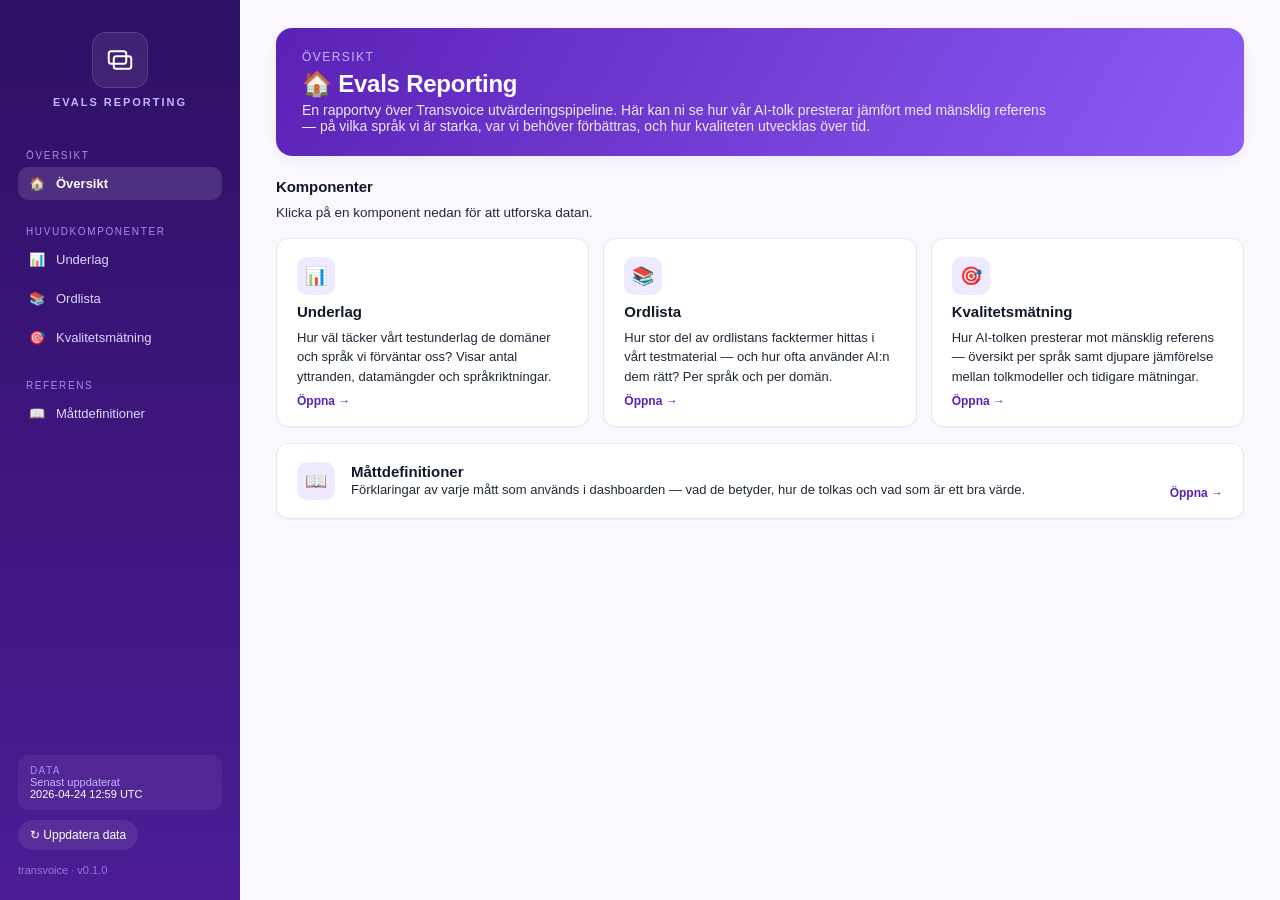
<file: index.html>
<!doctype html>
<html lang="sv">
<head>
  <meta charset="utf-8" />
  <meta name="viewport" content="width=device-width, initial-scale=1" />
  <title>Evals Reporting · Översikt</title>
  <link rel="stylesheet" href="assets/styles.css" />
</head>
<body>
  <div class="app">

    <!-- ============== Sidofält ============== -->
    <aside class="sidebar">
      <div class="brand">
        <div class="brand-mark" aria-hidden="true">
          <svg viewBox="0 0 24 24" fill="none" xmlns="http://www.w3.org/2000/svg">
            <rect x="3" y="5" width="14" height="10" rx="2" stroke="#fff" stroke-width="1.6"/>
            <rect x="7" y="9" width="14" height="10" rx="2" stroke="#fff" stroke-width="1.6"/>
          </svg>
        </div>
        <div class="brand-name">EVALS REPORTING</div>
      </div>

      <div class="nav-group">
        <div class="nav-label">Översikt</div>
        <a class="nav-item active" href="index.html"><span class="nav-icon">🏠</span> Översikt</a>
      </div>

      <div class="nav-group">
        <div class="nav-label">Huvudkomponenter</div>
        <a class="nav-item" href="underlag.html"><span class="nav-icon">📊</span> Underlag</a>
        <a class="nav-item" href="ordlista.html"><span class="nav-icon">📚</span> Ordlista</a>
        <a class="nav-item" href="kvalitetsmatning.html"><span class="nav-icon">🎯</span> Kvalitetsmätning</a>
      </div>

      <div class="nav-group">
        <div class="nav-label">Referens</div>
        <a class="nav-item" href="matt-definitioner.html"><span class="nav-icon">📖</span> Måttdefinitioner</a>
      </div>

      <div class="sidebar-foot">
        <div class="data-block">
          <div class="label">DATA</div>
          <div>Senast uppdaterat</div>
          <div style="color:#fff">2026-04-24 12:59 UTC</div>
        </div>
        <span class="refresh">↻ Uppdatera data</span>
        <div style="margin-top:14px; opacity:0.6">transvoice · v0.1.0</div>
      </div>
    </aside>

    <!-- ============== Huvudinnehåll ============== -->
    <main class="main">

      <header class="page-header">
        <div class="crumbs">Översikt</div>
        <h1>🏠 Evals Reporting</h1>
        <p>En rapportvy över Transvoice utvärderingspipeline. Här kan ni se hur vår AI-tolk presterar jämfört med mänsklig referens — på vilka språk vi är starka, var vi behöver förbättras, och hur kvaliteten utvecklas över tid.</p>
      </header>

      <section class="section">
        <div class="section-head">
          <div class="section-title">Komponenter</div>
        </div>
        <p class="section-desc">Klicka på en komponent nedan för att utforska datan.</p>

        <div class="lcards">

          <a class="lcard" href="underlag.html">
            <div class="lcard-icon">📊</div>
            <div class="lcard-title">Underlag</div>
            <div class="lcard-desc">Hur väl täcker vårt testunderlag de domäner och språk vi förväntar oss? Visar antal yttranden, datamängder och språkriktningar.</div>
            <div class="lcard-cta">Öppna →</div>
          </a>

          <a class="lcard" href="ordlista.html">
            <div class="lcard-icon">📚</div>
            <div class="lcard-title">Ordlista</div>
            <div class="lcard-desc">Hur stor del av ordlistans facktermer hittas i vårt testmaterial — och hur ofta använder AI:n dem rätt? Per språk och per domän.</div>
            <div class="lcard-cta">Öppna →</div>
          </a>

          <a class="lcard" href="kvalitetsmatning.html">
            <div class="lcard-icon">🎯</div>
            <div class="lcard-title">Kvalitetsmätning</div>
            <div class="lcard-desc">Hur AI-tolken presterar mot mänsklig referens — översikt per språk samt djupare jämförelse mellan tolkmodeller och tidigare mätningar.</div>
            <div class="lcard-cta">Öppna →</div>
          </a>

        </div>

        <div class="spacer-md"></div>

        <div class="lcards" style="grid-template-columns: 1fr;">
          <a class="lcard" href="matt-definitioner.html" style="flex-direction:row; align-items:center; gap:16px;">
            <div class="lcard-icon">📖</div>
            <div style="flex:1">
              <div class="lcard-title">Måttdefinitioner</div>
              <div class="lcard-desc">Förklaringar av varje mått som används i dashboarden — vad de betyder, hur de tolkas och vad som är ett bra värde.</div>
            </div>
            <div class="lcard-cta">Öppna →</div>
          </a>
        </div>
      </section>

    </main>
  </div>
</body>
</html>
</file>
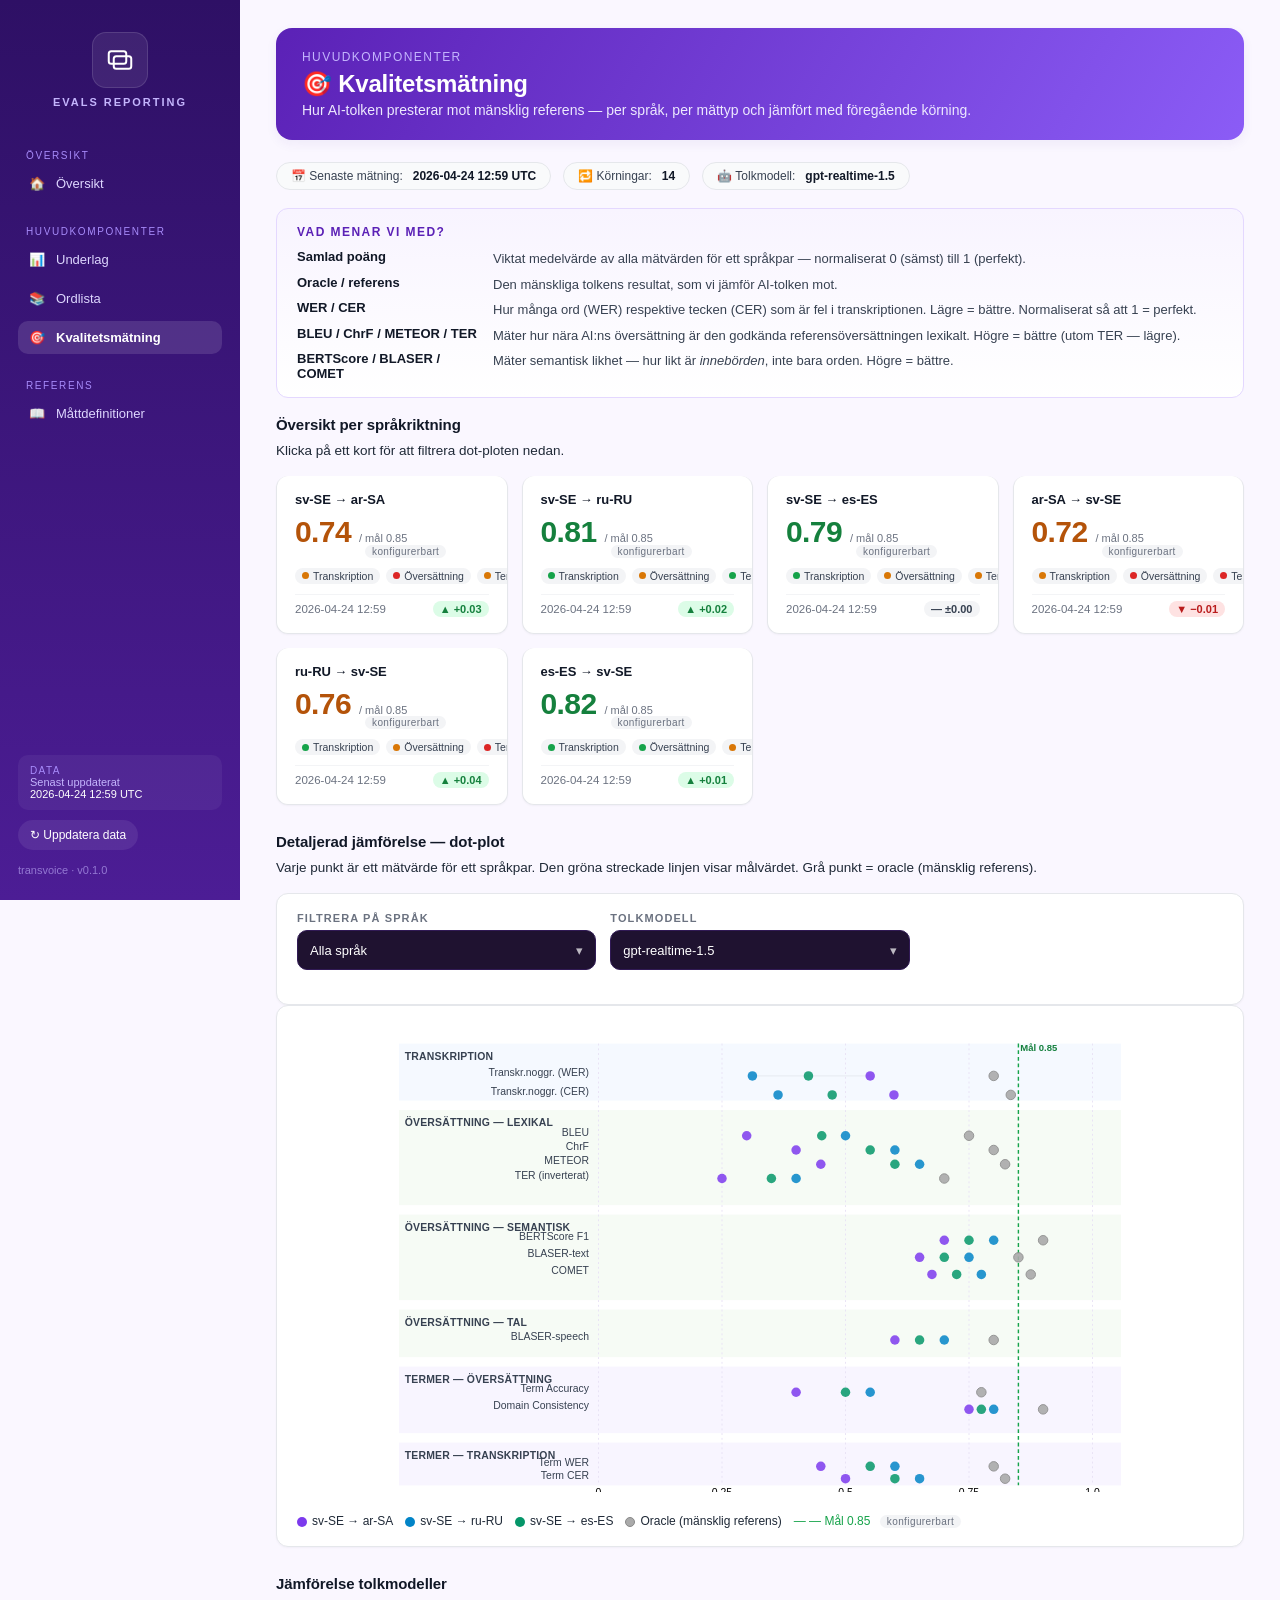
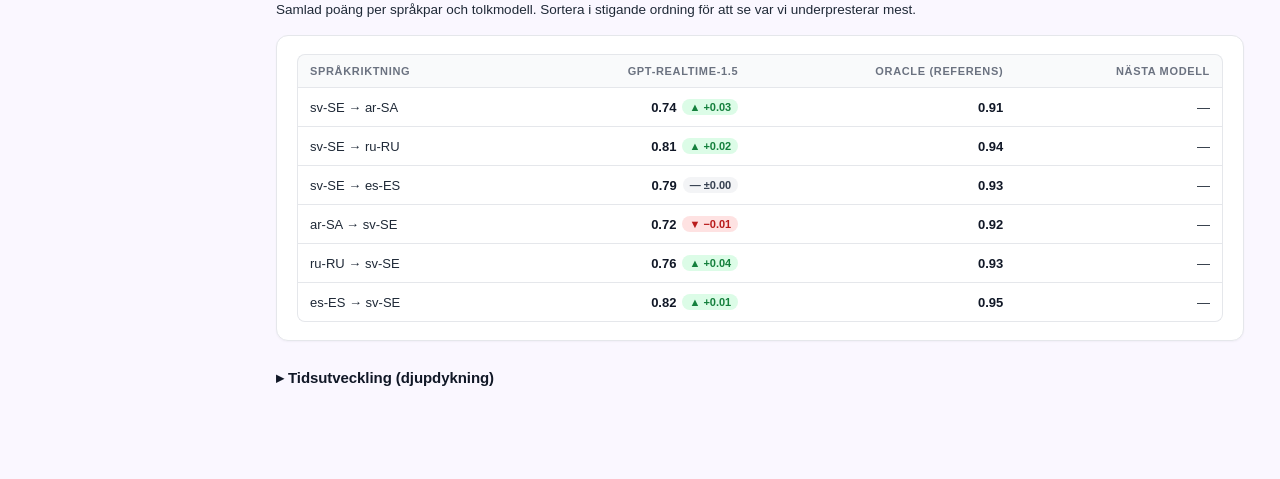
<file: kvalitetsmatning.html>
<!doctype html>
<html lang="sv">
<head>
  <meta charset="utf-8" />
  <meta name="viewport" content="width=device-width, initial-scale=1" />
  <title>Evals Reporting · Kvalitetsmätning</title>
  <link rel="stylesheet" href="assets/styles.css" />
  <style>
    .lang-card.ok    { border-top: 3px solid var(--good-400); }
    .lang-card.warn  { border-top: 3px solid var(--warn-400); }
    .lang-card.bad   { border-top: 3px solid var(--bad-400); }
    .lc-score.ok   { color: var(--good-700); }
    .lc-score.warn { color: var(--warn-700); }
    .lc-score.bad  { color: var(--bad-700); }
    .dp-wrap { overflow-x: auto; }
    .dp-wrap svg { min-width: 580px; }
    .acc-trigger { cursor:pointer; user-select:none; }
    details > summary { list-style:none; }
    details > summary::-webkit-details-marker { display:none; }
  </style>
</head>
<body>
<div class="app">

  <aside class="sidebar">
    <div class="brand">
      <div class="brand-mark" aria-hidden="true">
        <svg viewBox="0 0 24 24" fill="none">
          <rect x="3" y="5" width="14" height="10" rx="2" stroke="#fff" stroke-width="1.6"/>
          <rect x="7" y="9" width="14" height="10" rx="2" stroke="#fff" stroke-width="1.6"/>
        </svg>
      </div>
      <div class="brand-name">EVALS REPORTING</div>
    </div>
    <div class="nav-group">
      <div class="nav-label">Översikt</div>
      <a class="nav-item" href="index.html"><span class="nav-icon">🏠</span> Översikt</a>
    </div>
    <div class="nav-group">
      <div class="nav-label">Huvudkomponenter</div>
      <a class="nav-item" href="underlag.html"><span class="nav-icon">📊</span> Underlag</a>
      <a class="nav-item" href="ordlista.html"><span class="nav-icon">📚</span> Ordlista</a>
      <a class="nav-item active" href="kvalitetsmatning.html"><span class="nav-icon">🎯</span> Kvalitetsmätning</a>
    </div>
    <div class="nav-group">
      <div class="nav-label">Referens</div>
      <a class="nav-item" href="matt-definitioner.html"><span class="nav-icon">📖</span> Måttdefinitioner</a>
    </div>
    <div class="sidebar-foot">
      <div class="data-block">
        <div class="label">DATA</div>
        <div>Senast uppdaterat</div>
        <div style="color:#fff">2026-04-24 12:59 UTC</div>
      </div>
      <span class="refresh">↻ Uppdatera data</span>
      <div style="margin-top:14px;opacity:0.6">transvoice · v0.1.0</div>
    </div>
  </aside>

  <main class="main">

    <header class="page-header">
      <div class="crumbs">Huvudkomponenter</div>
      <h1>🎯 Kvalitetsmätning</h1>
      <p>Hur AI-tolken presterar mot mänsklig referens — per språk, per mättyp och jämfört med föregående körning.</p>
    </header>

    <div class="page-strip">
      <span class="last-measure">📅 Senaste mätning: <strong>2026-04-24 12:59 UTC</strong></span>
      <span class="last-measure">🔁 Körningar: <strong>14</strong></span>
      <span class="last-measure">🤖 Tolkmodell: <strong>gpt-realtime-1.5</strong></span>
    </div>

    <!-- ============ Förklaringsruta ============ -->
    <div class="glossary-box">
      <div class="gb-title">Vad menar vi med?</div>
      <dl>
        <dt>Samlad poäng</dt><dd>Viktat medelvärde av alla mätvärden för ett språkpar — normaliserat 0 (sämst) till 1 (perfekt).</dd>
        <dt>Oracle / referens</dt><dd>Den mänskliga tolkens resultat, som vi jämför AI-tolken mot.</dd>
        <dt>WER / CER</dt><dd>Hur många ord (WER) respektive tecken (CER) som är fel i transkriptionen. Lägre = bättre. Normaliserat så att 1 = perfekt.</dd>
        <dt>BLEU / ChrF / METEOR / TER</dt><dd>Mäter hur nära AI:ns översättning är den godkända referensöversättningen lexikalt. Högre = bättre (utom TER — lägre).</dd>
        <dt>BERTScore / BLASER / COMET</dt><dd>Mäter semantisk likhet — hur likt är <em>innebörden</em>, inte bara orden. Högre = bättre.</dd>
      </dl>
    </div>

    <!-- ============ A: Språkkort ============ -->
    <section class="section">
      <div class="section-head">
        <div class="section-title">Översikt per språkriktning</div>
      </div>
      <p class="section-desc">Klicka på ett kort för att filtrera dot-ploten nedan.</p>

      <div class="lang-grid">

        <div class="lang-card ok" onclick="filterDotplot('ar-SA')">
          <div class="lc-pair">sv-SE → ar-SA</div>
          <div class="lc-score-row">
            <div class="lc-score warn">0.74</div>
            <div class="lc-target">/ mål 0.85 <span class="config-tag">konfigurerbart</span></div>
          </div>
          <div class="lc-status-row">
            <span class="lc-mini warn"><span class="dot"></span>Transkription</span>
            <span class="lc-mini bad"><span class="dot"></span>Översättning</span>
            <span class="lc-mini warn"><span class="dot"></span>Termer</span>
          </div>
          <div class="lc-meta">
            <span>2026-04-24 12:59</span>
            <span class="delta up">▲ +0.03</span>
          </div>
        </div>

        <div class="lang-card warn" onclick="filterDotplot('ru-RU')">
          <div class="lc-pair">sv-SE → ru-RU</div>
          <div class="lc-score-row">
            <div class="lc-score ok">0.81</div>
            <div class="lc-target">/ mål 0.85 <span class="config-tag">konfigurerbart</span></div>
          </div>
          <div class="lc-status-row">
            <span class="lc-mini good"><span class="dot"></span>Transkription</span>
            <span class="lc-mini warn"><span class="dot"></span>Översättning</span>
            <span class="lc-mini good"><span class="dot"></span>Termer</span>
          </div>
          <div class="lc-meta">
            <span>2026-04-24 12:59</span>
            <span class="delta up">▲ +0.02</span>
          </div>
        </div>

        <div class="lang-card warn" onclick="filterDotplot('es-ES')">
          <div class="lc-pair">sv-SE → es-ES</div>
          <div class="lc-score-row">
            <div class="lc-score ok">0.79</div>
            <div class="lc-target">/ mål 0.85 <span class="config-tag">konfigurerbart</span></div>
          </div>
          <div class="lc-status-row">
            <span class="lc-mini good"><span class="dot"></span>Transkription</span>
            <span class="lc-mini warn"><span class="dot"></span>Översättning</span>
            <span class="lc-mini warn"><span class="dot"></span>Termer</span>
          </div>
          <div class="lc-meta">
            <span>2026-04-24 12:59</span>
            <span class="delta flat">— ±0.00</span>
          </div>
        </div>

        <div class="lang-card bad" onclick="filterDotplot('ar-SA-inv')">
          <div class="lc-pair">ar-SA → sv-SE</div>
          <div class="lc-score-row">
            <div class="lc-score warn">0.72</div>
            <div class="lc-target">/ mål 0.85 <span class="config-tag">konfigurerbart</span></div>
          </div>
          <div class="lc-status-row">
            <span class="lc-mini warn"><span class="dot"></span>Transkription</span>
            <span class="lc-mini bad"><span class="dot"></span>Översättning</span>
            <span class="lc-mini bad"><span class="dot"></span>Termer</span>
          </div>
          <div class="lc-meta">
            <span>2026-04-24 12:59</span>
            <span class="delta down">▼ −0.01</span>
          </div>
        </div>

        <div class="lang-card bad" onclick="filterDotplot('ru-RU-inv')">
          <div class="lc-pair">ru-RU → sv-SE</div>
          <div class="lc-score-row">
            <div class="lc-score warn">0.76</div>
            <div class="lc-target">/ mål 0.85 <span class="config-tag">konfigurerbart</span></div>
          </div>
          <div class="lc-status-row">
            <span class="lc-mini good"><span class="dot"></span>Transkription</span>
            <span class="lc-mini warn"><span class="dot"></span>Översättning</span>
            <span class="lc-mini bad"><span class="dot"></span>Termer</span>
          </div>
          <div class="lc-meta">
            <span>2026-04-24 12:59</span>
            <span class="delta up">▲ +0.04</span>
          </div>
        </div>

        <div class="lang-card warn" onclick="filterDotplot('es-ES-inv')">
          <div class="lc-pair">es-ES → sv-SE</div>
          <div class="lc-score-row">
            <div class="lc-score ok">0.82</div>
            <div class="lc-target">/ mål 0.85 <span class="config-tag">konfigurerbart</span></div>
          </div>
          <div class="lc-status-row">
            <span class="lc-mini good"><span class="dot"></span>Transkription</span>
            <span class="lc-mini good"><span class="dot"></span>Översättning</span>
            <span class="lc-mini warn"><span class="dot"></span>Termer</span>
          </div>
          <div class="lc-meta">
            <span>2026-04-24 12:59</span>
            <span class="delta up">▲ +0.01</span>
          </div>
        </div>

      </div>
    </section>

    <!-- ============ B: Dot-plot ============ -->
    <section class="section">
      <div class="section-head">
        <div class="section-title">Detaljerad jämförelse — dot-plot</div>
      </div>
      <p class="section-desc">Varje punkt är ett mätvärde för ett språkpar. Den gröna streckade linjen visar målvärdet. Grå punkt = oracle (mänsklig referens).</p>

      <div class="card" style="margin-bottom:0">
        <div class="filters" style="margin-bottom:16px; box-shadow:none; border:none; padding:0;">
          <div class="filter-field">
            <span class="filter-label">Filtrera på språk</span>
            <div class="filter-control" id="lang-filter-display">
              <span>Alla språk</span>
              <span class="caret">▾</span>
            </div>
          </div>
          <div class="filter-field">
            <span class="filter-label">Tolkmodell</span>
            <div class="filter-control">
              <span>gpt-realtime-1.5</span>
              <span class="caret">▾</span>
            </div>
          </div>
        </div>
      </div>

      <div class="card dp-wrap">
        <!--
          Dot-plot SVG
          Y groups (top→down): Transkription, Lex. trohet, Semantisk kvalitet, Tal-semantik, Termöversättning, Termtranskription
          X axis: 0 → 1  (width=520, left margin=200, right=20)
          Target line at x = 200 + 0.85*520 = 642
        -->
        <svg class="dotplot" viewBox="0 0 760 480" style="height:480px">

          <!-- group background bands -->
          <rect class="group-bg transcr" x="0" y="8"   width="760" height="60"/>
          <rect class="group-bg lex"     x="0" y="78"  width="760" height="100"/>
          <rect class="group-bg sem"     x="0" y="188" width="760" height="90"/>
          <rect class="group-bg spsem"   x="0" y="288" width="760" height="50"/>
          <rect class="group-bg term"    x="0" y="348" width="760" height="70"/>
          <rect class="group-bg termtr"  x="0" y="428" width="760" height="45"/>

          <!-- group labels -->
          <text class="group-label" x="6" y="25">TRANSKRIPTION</text>
          <text class="group-label" x="6" y="95">ÖVERSÄTTNING — LEXIKAL</text>
          <text class="group-label" x="6" y="205">ÖVERSÄTTNING — SEMANTISK</text>
          <text class="group-label" x="6" y="305">ÖVERSÄTTNING — TAL</text>
          <text class="group-label" x="6" y="365">TERMER — ÖVERSÄTTNING</text>
          <text class="group-label" x="6" y="445">TERMER — TRANSKRIPTION</text>

          <!-- row labels (y positions: mid of each metric row) -->
          <!-- Transcription -->
          <text class="row-label" x="200" y="42"  text-anchor="end">Transkr.noggr. (WER)</text>
          <text class="row-label" x="200" y="62"  text-anchor="end">Transkr.noggr. (CER)</text>
          <!-- Lex -->
          <text class="row-label" x="200" y="105" text-anchor="end">BLEU</text>
          <text class="row-label" x="200" y="120" text-anchor="end">ChrF</text>
          <text class="row-label" x="200" y="135" text-anchor="end">METEOR</text>
          <text class="row-label" x="200" y="150" text-anchor="end">TER (inverterat)</text>
          <!-- Sem -->
          <text class="row-label" x="200" y="215" text-anchor="end">BERTScore F1</text>
          <text class="row-label" x="200" y="233" text-anchor="end">BLASER-text</text>
          <text class="row-label" x="200" y="251" text-anchor="end">COMET</text>
          <!-- Sp sem -->
          <text class="row-label" x="200" y="320" text-anchor="end">BLASER-speech</text>
          <!-- Terms -->
          <text class="row-label" x="200" y="375" text-anchor="end">Term Accuracy</text>
          <text class="row-label" x="200" y="393" text-anchor="end">Domain Consistency</text>
          <!-- Term transc -->
          <text class="row-label" x="200" y="453" text-anchor="end">Term WER</text>
          <text class="row-label" x="200" y="466" text-anchor="end">Term CER</text>

          <!-- vertical grid lines at 0, 0.25, 0.5, 0.75, 1.0 -->
          <line class="gridline" x1="210" y1="8" x2="210" y2="473"/>
          <line class="gridline" x1="340" y1="8" x2="340" y2="473"/>
          <line class="gridline" x1="470" y1="8" x2="470" y2="473"/>
          <line class="gridline" x1="600" y1="8" x2="600" y2="473"/>
          <line class="gridline" x1="730" y1="8" x2="730" y2="473"/>

          <!-- x axis labels -->
          <text class="axis-text" x="210" y="484" text-anchor="middle">0</text>
          <text class="axis-text" x="340" y="484" text-anchor="middle">0.25</text>
          <text class="axis-text" x="470" y="484" text-anchor="middle">0.5</text>
          <text class="axis-text" x="600" y="484" text-anchor="middle">0.75</text>
          <text class="axis-text" x="730" y="484" text-anchor="middle">1.0</text>

          <!-- target line at 0.85 => x = 210 + 0.85*520 = 652 -->
          <line class="target-line" x1="652" y1="8" x2="652" y2="473"/>
          <text class="target-label" x="654" y="16">Mål 0.85</text>

          <!-- helper: x = 210 + score*520 -->
          <!-- Colors: ar-SA=#7c3aed, ru-RU=#0284c7, es-ES=#059669, oracle=#aaa -->

          <!-- WER row y=42 -->
          <line class="conn-line" x1="372" y1="42" x2="496" y2="42"/>
          <circle cx="496" cy="42" r="5" fill="#7c3aed" opacity="0.85"/><!-- ar 0.55 -->
          <circle cx="372" cy="42" r="5" fill="#0284c7" opacity="0.85"/><!-- ru 0.31 -->
          <circle cx="431" cy="42" r="5" fill="#059669" opacity="0.85"/><!-- es 0.42 -->
          <circle cx="626" cy="42" r="5" fill="#aaa"    opacity="0.9" stroke="#888" stroke-width="1"/><!-- oracle 0.80 -->

          <!-- CER row y=62 -->
          <circle cx="521" cy="62" r="5" fill="#7c3aed" opacity="0.85"/><!-- ar 0.60 -->
          <circle cx="399" cy="62" r="5" fill="#0284c7" opacity="0.85"/><!-- ru 0.36 -->
          <circle cx="456" cy="62" r="5" fill="#059669" opacity="0.85"/><!-- es 0.47 -->
          <circle cx="644" cy="62" r="5" fill="#aaa"    opacity="0.9" stroke="#888" stroke-width="1"/><!-- oracle 0.83 -->

          <!-- BLEU y=105 -->
          <circle cx="366" cy="105" r="5" fill="#7c3aed" opacity="0.85"/>
          <circle cx="470" cy="105" r="5" fill="#0284c7" opacity="0.85"/>
          <circle cx="445" cy="105" r="5" fill="#059669" opacity="0.85"/>
          <circle cx="600" cy="105" r="5" fill="#aaa"    opacity="0.9" stroke="#888" stroke-width="1"/>

          <!-- ChrF y=120 -->
          <circle cx="418" cy="120" r="5" fill="#7c3aed" opacity="0.85"/>
          <circle cx="522" cy="120" r="5" fill="#0284c7" opacity="0.85"/>
          <circle cx="496" cy="120" r="5" fill="#059669" opacity="0.85"/>
          <circle cx="626" cy="120" r="5" fill="#aaa"    opacity="0.9" stroke="#888" stroke-width="1"/>

          <!-- METEOR y=135 -->
          <circle cx="444" cy="135" r="5" fill="#7c3aed" opacity="0.85"/>
          <circle cx="548" cy="135" r="5" fill="#0284c7" opacity="0.85"/>
          <circle cx="522" cy="135" r="5" fill="#059669" opacity="0.85"/>
          <circle cx="638" cy="135" r="5" fill="#aaa"    opacity="0.9" stroke="#888" stroke-width="1"/>

          <!-- TER y=150 -->
          <circle cx="340" cy="150" r="5" fill="#7c3aed" opacity="0.85"/>
          <circle cx="418" cy="150" r="5" fill="#0284c7" opacity="0.85"/>
          <circle cx="392" cy="150" r="5" fill="#059669" opacity="0.85"/>
          <circle cx="574" cy="150" r="5" fill="#aaa"    opacity="0.9" stroke="#888" stroke-width="1"/>

          <!-- BERTScore y=215 -->
          <circle cx="574" cy="215" r="5" fill="#7c3aed" opacity="0.85"/>
          <circle cx="626" cy="215" r="5" fill="#0284c7" opacity="0.85"/>
          <circle cx="600" cy="215" r="5" fill="#059669" opacity="0.85"/>
          <circle cx="678" cy="215" r="5" fill="#aaa"    opacity="0.9" stroke="#888" stroke-width="1"/>

          <!-- BLASER-text y=233 -->
          <circle cx="548" cy="233" r="5" fill="#7c3aed" opacity="0.85"/>
          <circle cx="600" cy="233" r="5" fill="#0284c7" opacity="0.85"/>
          <circle cx="574" cy="233" r="5" fill="#059669" opacity="0.85"/>
          <circle cx="652" cy="233" r="5" fill="#aaa"    opacity="0.9" stroke="#888" stroke-width="1"/>

          <!-- COMET y=251 -->
          <circle cx="561" cy="251" r="5" fill="#7c3aed" opacity="0.85"/>
          <circle cx="613" cy="251" r="5" fill="#0284c7" opacity="0.85"/>
          <circle cx="587" cy="251" r="5" fill="#059669" opacity="0.85"/>
          <circle cx="665" cy="251" r="5" fill="#aaa"    opacity="0.9" stroke="#888" stroke-width="1"/>

          <!-- BLASER-speech y=320 -->
          <circle cx="522" cy="320" r="5" fill="#7c3aed" opacity="0.85"/>
          <circle cx="574" cy="320" r="5" fill="#0284c7" opacity="0.85"/>
          <circle cx="548" cy="320" r="5" fill="#059669" opacity="0.85"/>
          <circle cx="626" cy="320" r="5" fill="#aaa"    opacity="0.9" stroke="#888" stroke-width="1"/>

          <!-- Term Accuracy y=375 -->
          <circle cx="418" cy="375" r="5" fill="#7c3aed" opacity="0.85"/>
          <circle cx="496" cy="375" r="5" fill="#0284c7" opacity="0.85"/>
          <circle cx="470" cy="375" r="5" fill="#059669" opacity="0.85"/>
          <circle cx="613" cy="375" r="5" fill="#aaa"    opacity="0.9" stroke="#888" stroke-width="1"/>

          <!-- Domain Consistency y=393 -->
          <circle cx="600" cy="393" r="5" fill="#7c3aed" opacity="0.85"/>
          <circle cx="626" cy="393" r="5" fill="#0284c7" opacity="0.85"/>
          <circle cx="613" cy="393" r="5" fill="#059669" opacity="0.85"/>
          <circle cx="678" cy="393" r="5" fill="#aaa"    opacity="0.9" stroke="#888" stroke-width="1"/>

          <!-- Term WER y=453 -->
          <circle cx="444" cy="453" r="5" fill="#7c3aed" opacity="0.85"/>
          <circle cx="522" cy="453" r="5" fill="#0284c7" opacity="0.85"/>
          <circle cx="496" cy="453" r="5" fill="#059669" opacity="0.85"/>
          <circle cx="626" cy="453" r="5" fill="#aaa"    opacity="0.9" stroke="#888" stroke-width="1"/>

          <!-- Term CER y=466 -->
          <circle cx="470" cy="466" r="5" fill="#7c3aed" opacity="0.85"/>
          <circle cx="548" cy="466" r="5" fill="#0284c7" opacity="0.85"/>
          <circle cx="522" cy="466" r="5" fill="#059669" opacity="0.85"/>
          <circle cx="638" cy="466" r="5" fill="#aaa"    opacity="0.9" stroke="#888" stroke-width="1"/>

        </svg>

        <div class="dotlegend">
          <span><span class="swatch" style="background:#7c3aed"></span>sv-SE → ar-SA</span>
          <span><span class="swatch" style="background:#0284c7"></span>sv-SE → ru-RU</span>
          <span><span class="swatch" style="background:#059669"></span>sv-SE → es-ES</span>
          <span><span class="swatch" style="background:#aaa; border:1px solid #888;"></span>Oracle (mänsklig referens)</span>
          <span style="color:var(--good-600)">— — Mål 0.85 <span class="config-tag">konfigurerbart</span></span>
        </div>
      </div>
    </section>

    <!-- ============ C: LLM-jämförelse ============ -->
    <section class="section">
      <div class="section-head">
        <div class="section-title">Jämförelse tolkmodeller</div>
      </div>
      <p class="section-desc">Samlad poäng per språkpar och tolkmodell. Sortera i stigande ordning för att se var vi underpresterar mest.</p>

      <div class="card">
        <table class="data llm-table">
          <thead>
            <tr>
              <th>Språkriktning</th>
              <th class="num">gpt-realtime-1.5</th>
              <th class="num">Oracle (referens)</th>
              <th class="num">Nästa modell</th>
            </tr>
          </thead>
          <tbody>
            <tr>
              <td>sv-SE → ar-SA</td>
              <td class="num"><span class="cell-score"><span class="v">0.74</span><span class="delta up">▲ +0.03</span></span></td>
              <td class="num"><span class="cell-score"><span class="v">0.91</span></span></td>
              <td class="num muted">—</td>
            </tr>
            <tr>
              <td>sv-SE → ru-RU</td>
              <td class="num"><span class="cell-score"><span class="v">0.81</span><span class="delta up">▲ +0.02</span></span></td>
              <td class="num"><span class="cell-score"><span class="v">0.94</span></span></td>
              <td class="num muted">—</td>
            </tr>
            <tr>
              <td>sv-SE → es-ES</td>
              <td class="num"><span class="cell-score"><span class="v">0.79</span><span class="delta flat">— ±0.00</span></span></td>
              <td class="num"><span class="cell-score"><span class="v">0.93</span></span></td>
              <td class="num muted">—</td>
            </tr>
            <tr>
              <td>ar-SA → sv-SE</td>
              <td class="num"><span class="cell-score"><span class="v">0.72</span><span class="delta down">▼ −0.01</span></span></td>
              <td class="num"><span class="cell-score"><span class="v">0.92</span></span></td>
              <td class="num muted">—</td>
            </tr>
            <tr>
              <td>ru-RU → sv-SE</td>
              <td class="num"><span class="cell-score"><span class="v">0.76</span><span class="delta up">▲ +0.04</span></span></td>
              <td class="num"><span class="cell-score"><span class="v">0.93</span></span></td>
              <td class="num muted">—</td>
            </tr>
            <tr>
              <td>es-ES → sv-SE</td>
              <td class="num"><span class="cell-score"><span class="v">0.82</span><span class="delta up">▲ +0.01</span></span></td>
              <td class="num"><span class="cell-score"><span class="v">0.95</span></span></td>
              <td class="num muted">—</td>
            </tr>
          </tbody>
        </table>
      </div>
    </section>

    <!-- ============ D: Tidsutveckling ============ -->
    <section class="section">
      <details>
        <summary class="acc-trigger">
          <div class="section-head" style="margin:0; cursor:pointer">
            <div class="section-title">▸ Tidsutveckling (djupdykning)</div>
          </div>
        </summary>
        <p class="section-desc" style="margin-top:8px">Samlad poäng per språkpar över tid. Den gröna mållinjen visar 0.85.</p>
        <div class="card">
          <svg class="linechart" viewBox="0 0 600 220" preserveAspectRatio="none" style="height:220px">
            <g class="grid">
              <line x1="50" y1="20"  x2="590" y2="20"/>
              <line x1="50" y1="60"  x2="590" y2="60"/>
              <line x1="50" y1="100" x2="590" y2="100"/>
              <line x1="50" y1="140" x2="590" y2="140"/>
              <line x1="50" y1="180" x2="590" y2="180"/>
            </g>
            <g class="axis">
              <text x="6" y="24">1.00</text>
              <text x="6" y="64">0.85</text>
              <text x="6" y="104">0.70</text>
              <text x="6" y="144">0.55</text>
              <text x="6" y="184">0.40</text>
            </g>
            <!-- target at y=60 (0.85) -->
            <line class="target" x1="50" y1="60" x2="590" y2="60"/>
            <text class="target-label" x="540" y="55">Mål 0.85</text>
            <!-- series -->
            <polyline class="series-a" points="50,170 120,155 200,145 300,140 400,135 500,128 590,126" style="stroke:#7c3aed"/>
            <polyline class="series-a" points="50,145 120,135 200,128 300,125 400,120 500,115 590,112" style="stroke:#0284c7"/>
            <polyline class="series-a" points="50,155 120,148 200,140 300,136 400,132 500,127 590,125" style="stroke:#059669"/>
            <g class="axis">
              <text x="50"  y="212">Apr 22 15:00</text>
              <text x="285" y="212">Apr 23 00:00</text>
              <text x="500" y="212">Apr 24 12:00</text>
            </g>
          </svg>
          <div class="legend">
            <span><span class="swatch" style="background:#7c3aed"></span>sv-SE → ar-SA</span>
            <span><span class="swatch" style="background:#0284c7"></span>sv-SE → ru-RU</span>
            <span><span class="swatch" style="background:#059669"></span>sv-SE → es-ES</span>
          </div>
        </div>
      </details>
    </section>

  </main>
</div>

<script>
function filterDotplot(lang) {
  document.getElementById('lang-filter-display').querySelector('span').textContent = lang;
}
</script>
</body>
</html>
</file>
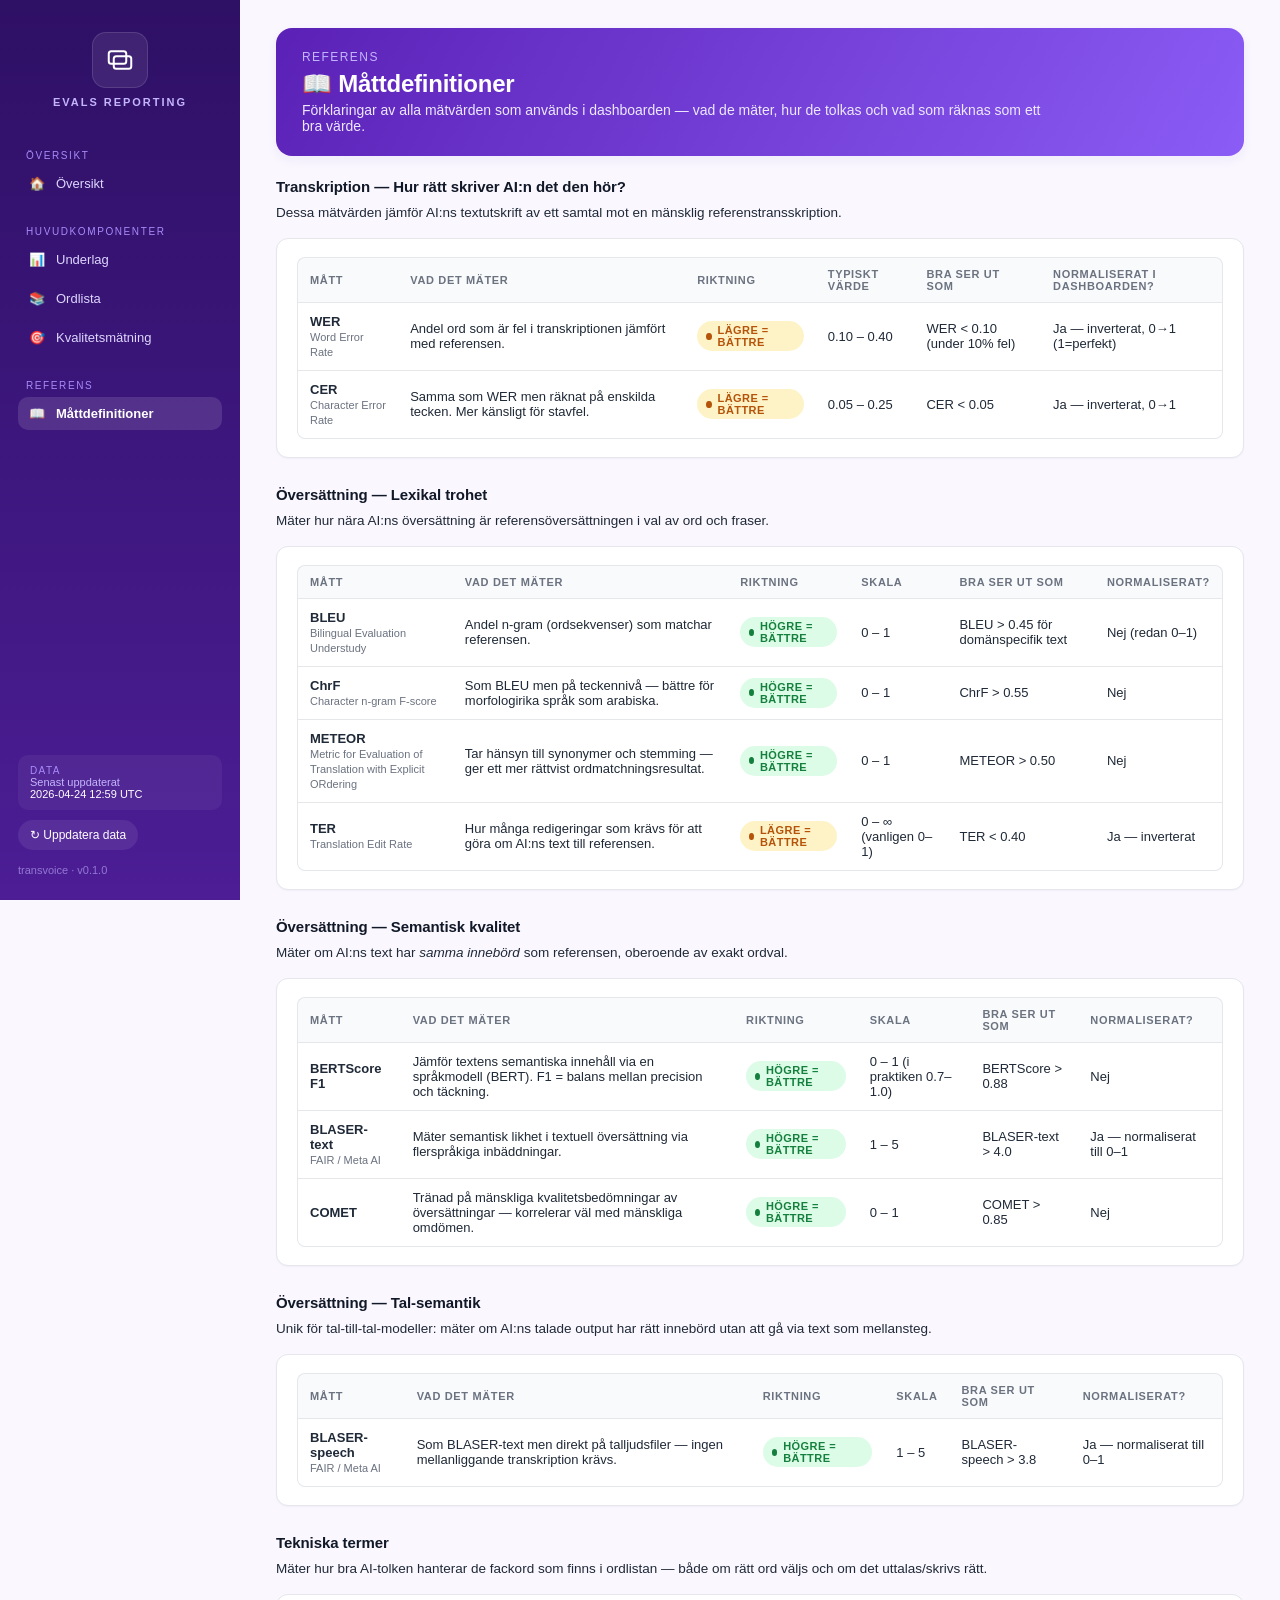
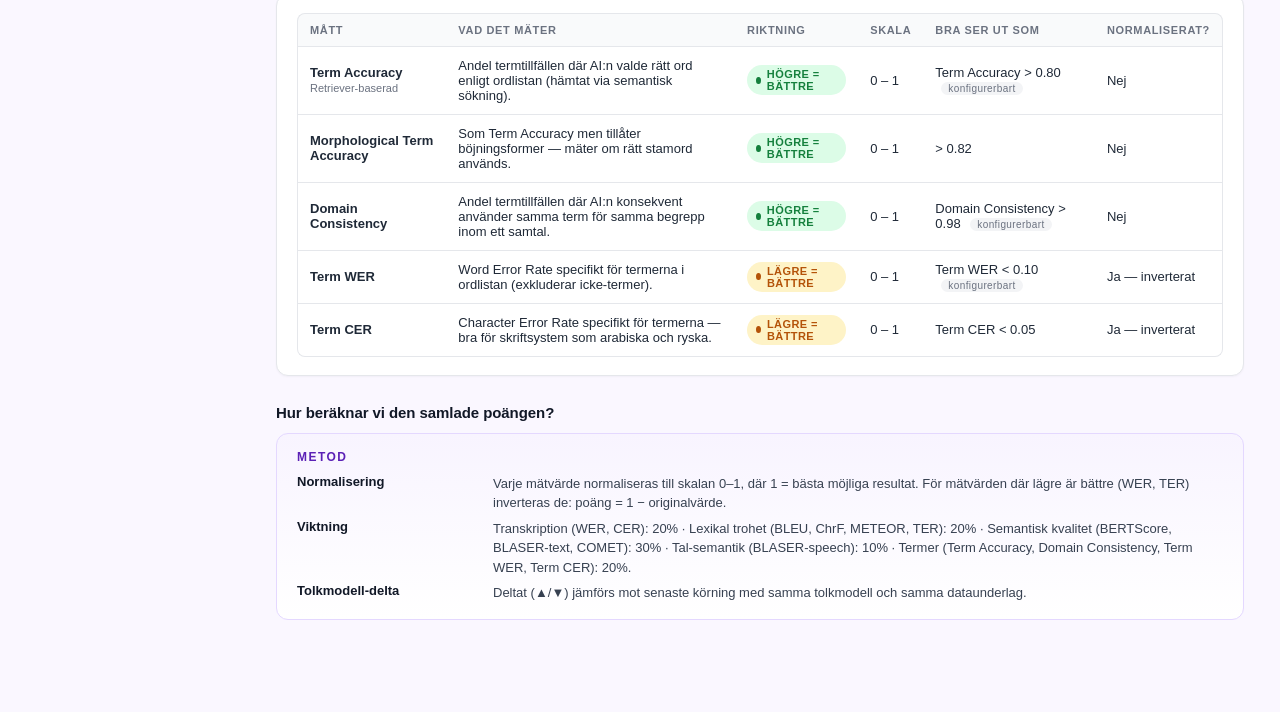
<file: matt-definitioner.html>
<!doctype html>
<html lang="sv">
<head>
  <meta charset="utf-8" />
  <meta name="viewport" content="width=device-width, initial-scale=1" />
  <title>Evals Reporting · Måttdefinitioner</title>
  <link rel="stylesheet" href="assets/styles.css" />
</head>
<body>
<div class="app">

  <aside class="sidebar">
    <div class="brand">
      <div class="brand-mark" aria-hidden="true">
        <svg viewBox="0 0 24 24" fill="none">
          <rect x="3" y="5" width="14" height="10" rx="2" stroke="#fff" stroke-width="1.6"/>
          <rect x="7" y="9" width="14" height="10" rx="2" stroke="#fff" stroke-width="1.6"/>
        </svg>
      </div>
      <div class="brand-name">EVALS REPORTING</div>
    </div>
    <div class="nav-group">
      <div class="nav-label">Översikt</div>
      <a class="nav-item" href="index.html"><span class="nav-icon">🏠</span> Översikt</a>
    </div>
    <div class="nav-group">
      <div class="nav-label">Huvudkomponenter</div>
      <a class="nav-item" href="underlag.html"><span class="nav-icon">📊</span> Underlag</a>
      <a class="nav-item" href="ordlista.html"><span class="nav-icon">📚</span> Ordlista</a>
      <a class="nav-item" href="kvalitetsmatning.html"><span class="nav-icon">🎯</span> Kvalitetsmätning</a>
    </div>
    <div class="nav-group">
      <div class="nav-label">Referens</div>
      <a class="nav-item active" href="matt-definitioner.html"><span class="nav-icon">📖</span> Måttdefinitioner</a>
    </div>
    <div class="sidebar-foot">
      <div class="data-block">
        <div class="label">DATA</div>
        <div>Senast uppdaterat</div>
        <div style="color:#fff">2026-04-24 12:59 UTC</div>
      </div>
      <span class="refresh">↻ Uppdatera data</span>
      <div style="margin-top:14px;opacity:0.6">transvoice · v0.1.0</div>
    </div>
  </aside>

  <main class="main">

    <header class="page-header">
      <div class="crumbs">Referens</div>
      <h1>📖 Måttdefinitioner</h1>
      <p>Förklaringar av alla mätvärden som används i dashboarden — vad de mäter, hur de tolkas och vad som räknas som ett bra värde.</p>
    </header>

    <!-- ============ Transkription ============ -->
    <section class="section">
      <div class="section-head">
        <div class="section-title">Transkription — Hur rätt skriver AI:n det den hör?</div>
      </div>
      <p class="section-desc">Dessa mätvärden jämför AI:ns textutskrift av ett samtal mot en mänsklig referenstransskription.</p>

      <div class="card">
        <table class="data">
          <thead>
            <tr>
              <th>Mått</th>
              <th>Vad det mäter</th>
              <th>Riktning</th>
              <th>Typiskt värde</th>
              <th>Bra ser ut som</th>
              <th>Normaliserat i dashboarden?</th>
            </tr>
          </thead>
          <tbody>
            <tr>
              <td><strong>WER</strong><br><span class="muted" style="font-size:11px">Word Error Rate</span></td>
              <td>Andel ord som är fel i transkriptionen jämfört med referensen.</td>
              <td><span class="status-pill warn"><span class="dot"></span>Lägre = bättre</span></td>
              <td>0.10 – 0.40</td>
              <td>WER &lt; 0.10 (under 10% fel)</td>
              <td>Ja — inverterat, 0→1 (1=perfekt)</td>
            </tr>
            <tr>
              <td><strong>CER</strong><br><span class="muted" style="font-size:11px">Character Error Rate</span></td>
              <td>Samma som WER men räknat på enskilda tecken. Mer känsligt för stavfel.</td>
              <td><span class="status-pill warn"><span class="dot"></span>Lägre = bättre</span></td>
              <td>0.05 – 0.25</td>
              <td>CER &lt; 0.05</td>
              <td>Ja — inverterat, 0→1</td>
            </tr>
          </tbody>
        </table>
      </div>
    </section>

    <!-- ============ Lexikal trohet ============ -->
    <section class="section">
      <div class="section-head">
        <div class="section-title">Översättning — Lexikal trohet</div>
      </div>
      <p class="section-desc">Mäter hur nära AI:ns översättning är referensöversättningen i val av ord och fraser.</p>

      <div class="card">
        <table class="data">
          <thead>
            <tr>
              <th>Mått</th>
              <th>Vad det mäter</th>
              <th>Riktning</th>
              <th>Skala</th>
              <th>Bra ser ut som</th>
              <th>Normaliserat?</th>
            </tr>
          </thead>
          <tbody>
            <tr>
              <td><strong>BLEU</strong><br><span class="muted" style="font-size:11px">Bilingual Evaluation Understudy</span></td>
              <td>Andel n-gram (ordsekvenser) som matchar referensen.</td>
              <td><span class="status-pill good"><span class="dot"></span>Högre = bättre</span></td>
              <td>0 – 1</td>
              <td>BLEU &gt; 0.45 för domänspecifik text</td>
              <td>Nej (redan 0–1)</td>
            </tr>
            <tr>
              <td><strong>ChrF</strong><br><span class="muted" style="font-size:11px">Character n-gram F-score</span></td>
              <td>Som BLEU men på teckennivå — bättre för morfologirika språk som arabiska.</td>
              <td><span class="status-pill good"><span class="dot"></span>Högre = bättre</span></td>
              <td>0 – 1</td>
              <td>ChrF &gt; 0.55</td>
              <td>Nej</td>
            </tr>
            <tr>
              <td><strong>METEOR</strong><br><span class="muted" style="font-size:11px">Metric for Evaluation of Translation with Explicit ORdering</span></td>
              <td>Tar hänsyn till synonymer och stemming — ger ett mer rättvist ordmatchningsresultat.</td>
              <td><span class="status-pill good"><span class="dot"></span>Högre = bättre</span></td>
              <td>0 – 1</td>
              <td>METEOR &gt; 0.50</td>
              <td>Nej</td>
            </tr>
            <tr>
              <td><strong>TER</strong><br><span class="muted" style="font-size:11px">Translation Edit Rate</span></td>
              <td>Hur många redigeringar som krävs för att göra om AI:ns text till referensen.</td>
              <td><span class="status-pill warn"><span class="dot"></span>Lägre = bättre</span></td>
              <td>0 – ∞ (vanligen 0–1)</td>
              <td>TER &lt; 0.40</td>
              <td>Ja — inverterat</td>
            </tr>
          </tbody>
        </table>
      </div>
    </section>

    <!-- ============ Semantisk kvalitet ============ -->
    <section class="section">
      <div class="section-head">
        <div class="section-title">Översättning — Semantisk kvalitet</div>
      </div>
      <p class="section-desc">Mäter om AI:ns text har <em>samma innebörd</em> som referensen, oberoende av exakt ordval.</p>

      <div class="card">
        <table class="data">
          <thead>
            <tr>
              <th>Mått</th>
              <th>Vad det mäter</th>
              <th>Riktning</th>
              <th>Skala</th>
              <th>Bra ser ut som</th>
              <th>Normaliserat?</th>
            </tr>
          </thead>
          <tbody>
            <tr>
              <td><strong>BERTScore F1</strong></td>
              <td>Jämför textens semantiska innehåll via en språkmodell (BERT). F1 = balans mellan precision och täckning.</td>
              <td><span class="status-pill good"><span class="dot"></span>Högre = bättre</span></td>
              <td>0 – 1 (i praktiken 0.7–1.0)</td>
              <td>BERTScore &gt; 0.88</td>
              <td>Nej</td>
            </tr>
            <tr>
              <td><strong>BLASER-text</strong><br><span class="muted" style="font-size:11px">FAIR / Meta AI</span></td>
              <td>Mäter semantisk likhet i textuell översättning via flerspråkiga inbäddningar.</td>
              <td><span class="status-pill good"><span class="dot"></span>Högre = bättre</span></td>
              <td>1 – 5</td>
              <td>BLASER-text &gt; 4.0</td>
              <td>Ja — normaliserat till 0–1</td>
            </tr>
            <tr>
              <td><strong>COMET</strong></td>
              <td>Tränad på mänskliga kvalitetsbedömningar av översättningar — korrelerar väl med mänskliga omdömen.</td>
              <td><span class="status-pill good"><span class="dot"></span>Högre = bättre</span></td>
              <td>0 – 1</td>
              <td>COMET &gt; 0.85</td>
              <td>Nej</td>
            </tr>
          </tbody>
        </table>
      </div>
    </section>

    <!-- ============ Tal-semantik ============ -->
    <section class="section">
      <div class="section-head">
        <div class="section-title">Översättning — Tal-semantik</div>
      </div>
      <p class="section-desc">Unik för tal-till-tal-modeller: mäter om AI:ns talade output har rätt innebörd utan att gå via text som mellansteg.</p>

      <div class="card">
        <table class="data">
          <thead>
            <tr>
              <th>Mått</th>
              <th>Vad det mäter</th>
              <th>Riktning</th>
              <th>Skala</th>
              <th>Bra ser ut som</th>
              <th>Normaliserat?</th>
            </tr>
          </thead>
          <tbody>
            <tr>
              <td><strong>BLASER-speech</strong><br><span class="muted" style="font-size:11px">FAIR / Meta AI</span></td>
              <td>Som BLASER-text men direkt på talljudsfiler — ingen mellanliggande transkription krävs.</td>
              <td><span class="status-pill good"><span class="dot"></span>Högre = bättre</span></td>
              <td>1 – 5</td>
              <td>BLASER-speech &gt; 3.8</td>
              <td>Ja — normaliserat till 0–1</td>
            </tr>
          </tbody>
        </table>
      </div>
    </section>

    <!-- ============ Termer ============ -->
    <section class="section">
      <div class="section-head">
        <div class="section-title">Tekniska termer</div>
      </div>
      <p class="section-desc">Mäter hur bra AI-tolken hanterar de fackord som finns i ordlistan — både om rätt ord väljs och om det uttalas/skrivs rätt.</p>

      <div class="card">
        <table class="data">
          <thead>
            <tr>
              <th>Mått</th>
              <th>Vad det mäter</th>
              <th>Riktning</th>
              <th>Skala</th>
              <th>Bra ser ut som</th>
              <th>Normaliserat?</th>
            </tr>
          </thead>
          <tbody>
            <tr>
              <td><strong>Term Accuracy</strong><br><span class="muted" style="font-size:11px">Retriever-baserad</span></td>
              <td>Andel termtillfällen där AI:n valde rätt ord enligt ordlistan (hämtat via semantisk sökning).</td>
              <td><span class="status-pill good"><span class="dot"></span>Högre = bättre</span></td>
              <td>0 – 1</td>
              <td>Term Accuracy &gt; 0.80 <span class="config-tag">konfigurerbart</span></td>
              <td>Nej</td>
            </tr>
            <tr>
              <td><strong>Morphological Term Accuracy</strong></td>
              <td>Som Term Accuracy men tillåter böjningsformer — mäter om rätt stamord används.</td>
              <td><span class="status-pill good"><span class="dot"></span>Högre = bättre</span></td>
              <td>0 – 1</td>
              <td>&gt; 0.82</td>
              <td>Nej</td>
            </tr>
            <tr>
              <td><strong>Domain Consistency</strong></td>
              <td>Andel termtillfällen där AI:n konsekvent använder samma term för samma begrepp inom ett samtal.</td>
              <td><span class="status-pill good"><span class="dot"></span>Högre = bättre</span></td>
              <td>0 – 1</td>
              <td>Domain Consistency &gt; 0.98 <span class="config-tag">konfigurerbart</span></td>
              <td>Nej</td>
            </tr>
            <tr>
              <td><strong>Term WER</strong></td>
              <td>Word Error Rate specifikt för termerna i ordlistan (exkluderar icke-termer).</td>
              <td><span class="status-pill warn"><span class="dot"></span>Lägre = bättre</span></td>
              <td>0 – 1</td>
              <td>Term WER &lt; 0.10 <span class="config-tag">konfigurerbart</span></td>
              <td>Ja — inverterat</td>
            </tr>
            <tr>
              <td><strong>Term CER</strong></td>
              <td>Character Error Rate specifikt för termerna — bra för skriftsystem som arabiska och ryska.</td>
              <td><span class="status-pill warn"><span class="dot"></span>Lägre = bättre</span></td>
              <td>0 – 1</td>
              <td>Term CER &lt; 0.05</td>
              <td>Ja — inverterat</td>
            </tr>
          </tbody>
        </table>
      </div>
    </section>

    <!-- ============ Hur vi slår ihop ============ -->
    <section class="section">
      <div class="section-head">
        <div class="section-title">Hur beräknar vi den samlade poängen?</div>
      </div>
      <div class="glossary-box" style="margin-bottom:0">
        <div class="gb-title">Metod</div>
        <dl>
          <dt>Normalisering</dt>
          <dd>Varje mätvärde normaliseras till skalan 0–1, där 1 = bästa möjliga resultat. För mätvärden där lägre är bättre (WER, TER) inverteras de: poäng = 1 − originalvärde.</dd>
          <dt>Viktning</dt>
          <dd>Transkription (WER, CER): 20% · Lexikal trohet (BLEU, ChrF, METEOR, TER): 20% · Semantisk kvalitet (BERTScore, BLASER-text, COMET): 30% · Tal-semantik (BLASER-speech): 10% · Termer (Term Accuracy, Domain Consistency, Term WER, Term CER): 20%.</dd>
          <dt>Tolkmodell-delta</dt>
          <dd>Deltat (▲/▼) jämförs mot senaste körning med samma tolkmodell och samma dataunderlag.</dd>
        </dl>
      </div>
    </section>

  </main>
</div>
</body>
</html>
</file>
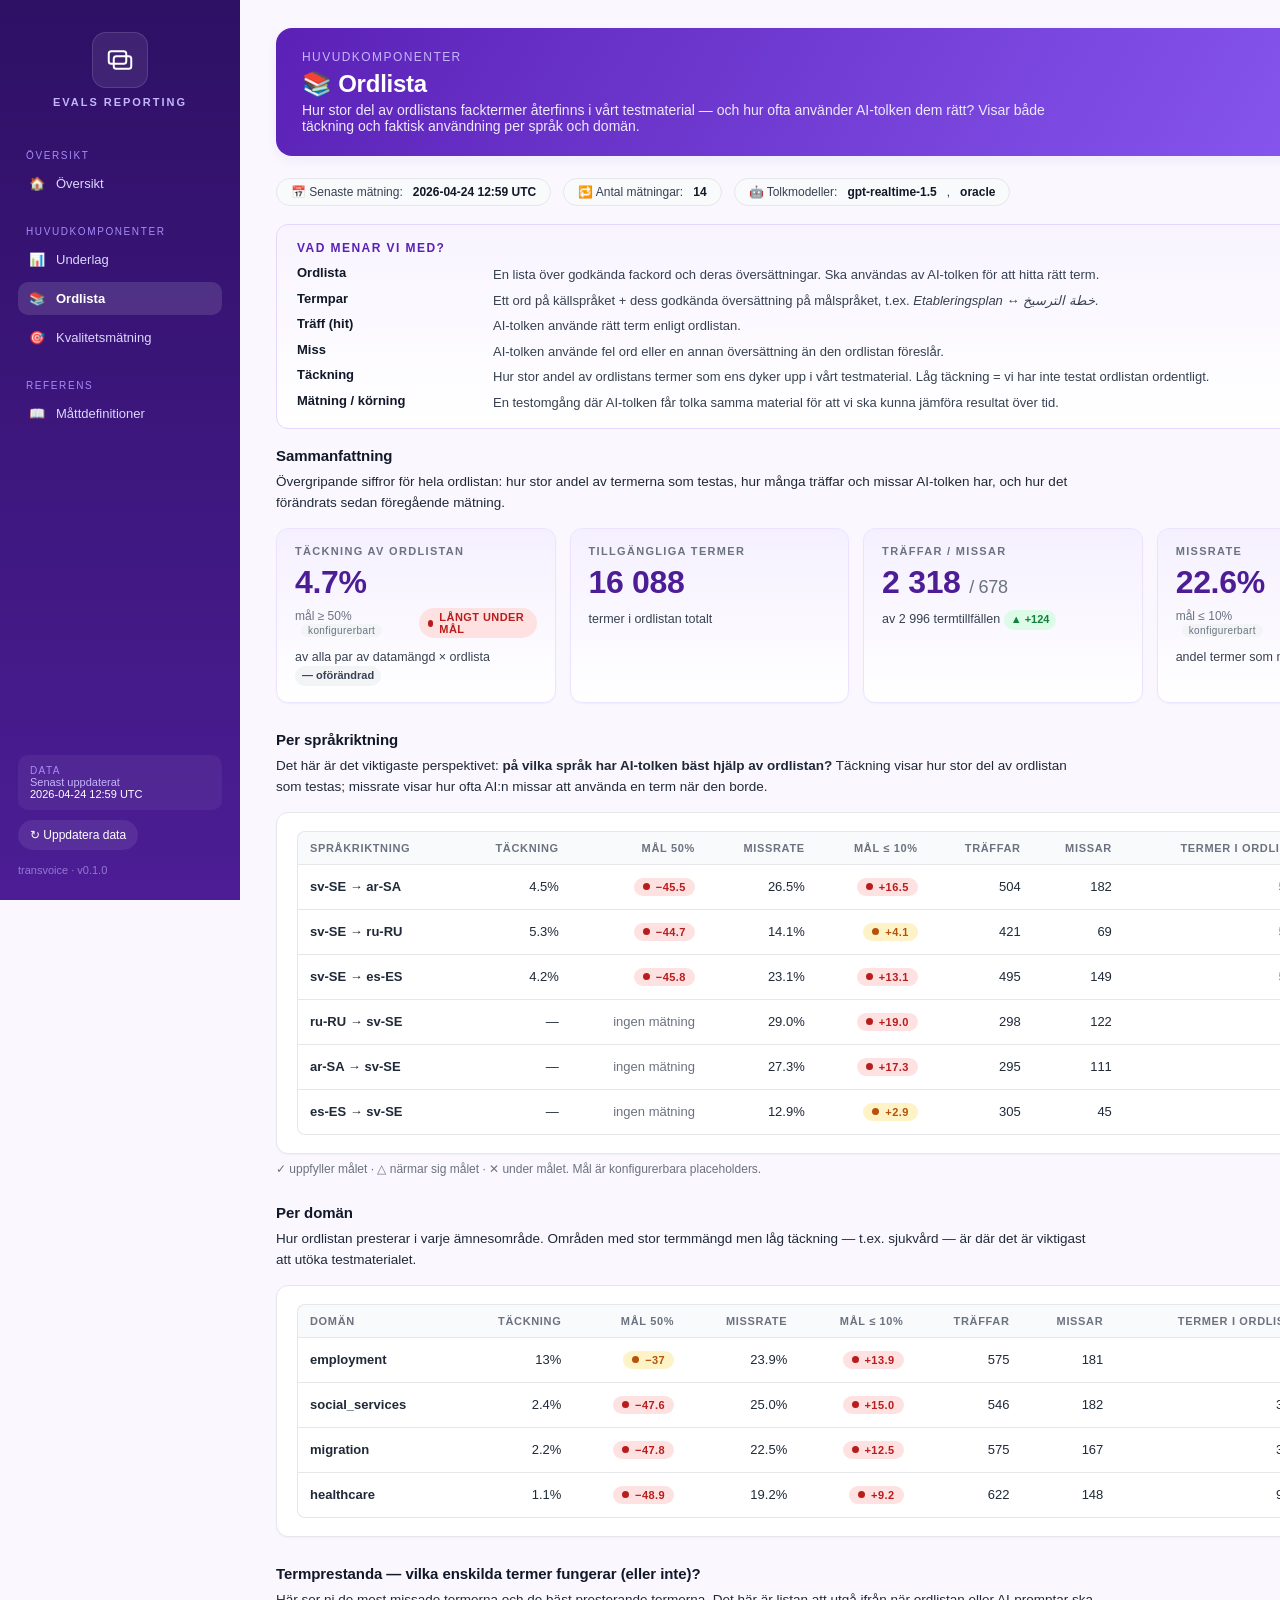
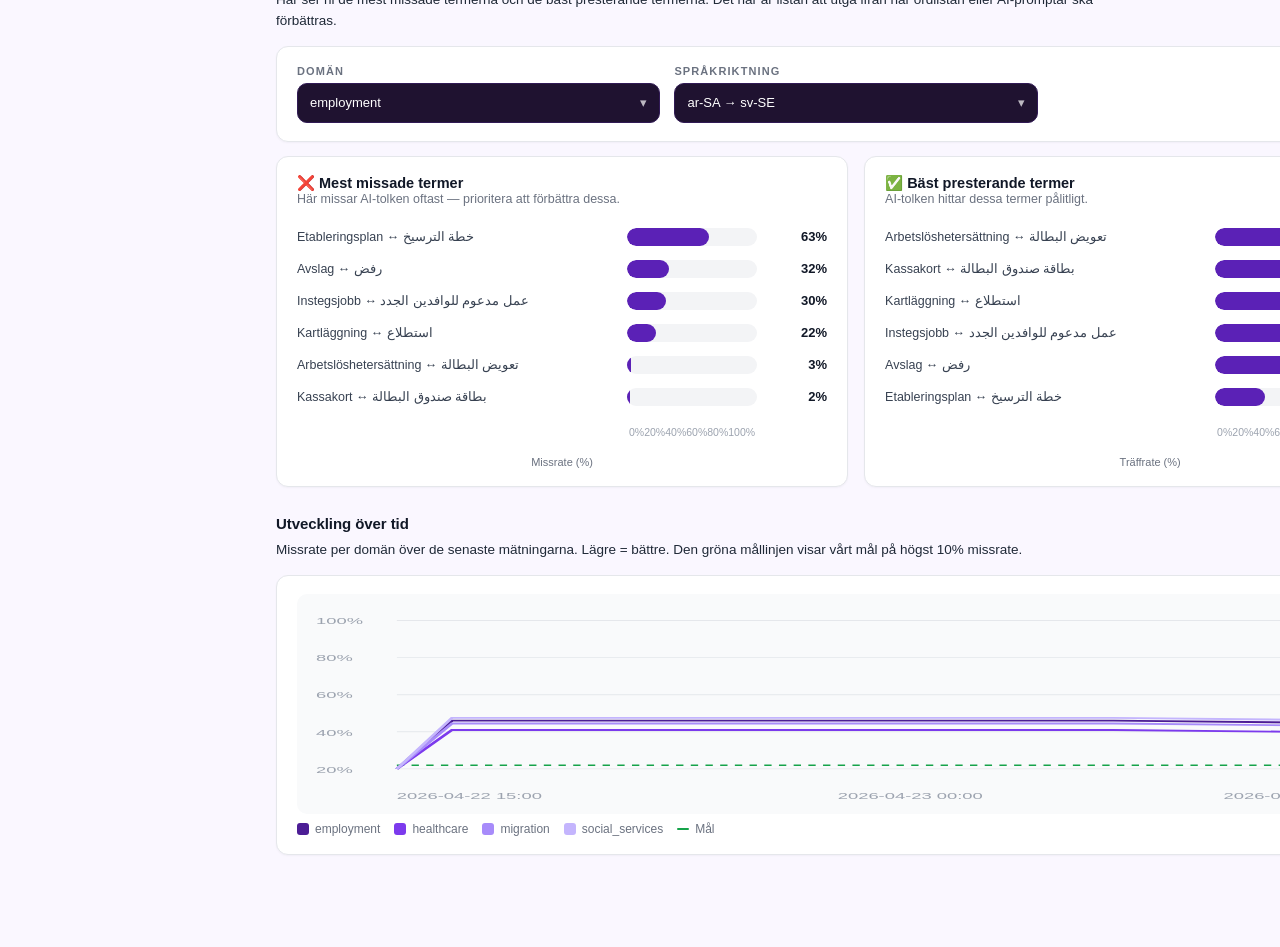
<file: ordlista.html>
<!doctype html>
<html lang="sv">
<head>
  <meta charset="utf-8" />
  <meta name="viewport" content="width=device-width, initial-scale=1" />
  <title>Evals Reporting · Ordlista</title>
  <link rel="stylesheet" href="assets/styles.css" />
</head>
<body>
  <div class="app">

    <aside class="sidebar">
      <div class="brand">
        <div class="brand-mark" aria-hidden="true">
          <svg viewBox="0 0 24 24" fill="none" xmlns="http://www.w3.org/2000/svg">
            <rect x="3" y="5" width="14" height="10" rx="2" stroke="#fff" stroke-width="1.6"/>
            <rect x="7" y="9" width="14" height="10" rx="2" stroke="#fff" stroke-width="1.6"/>
          </svg>
        </div>
        <div class="brand-name">EVALS REPORTING</div>
      </div>

      <div class="nav-group">
        <div class="nav-label">Översikt</div>
        <a class="nav-item" href="index.html"><span class="nav-icon">🏠</span> Översikt</a>
      </div>

      <div class="nav-group">
        <div class="nav-label">Huvudkomponenter</div>
        <a class="nav-item" href="underlag.html"><span class="nav-icon">📊</span> Underlag</a>
        <a class="nav-item active" href="ordlista.html"><span class="nav-icon">📚</span> Ordlista</a>
        <a class="nav-item" href="kvalitetsmatning.html"><span class="nav-icon">🎯</span> Kvalitetsmätning</a>
      </div>

      <div class="nav-group">
        <div class="nav-label">Referens</div>
        <a class="nav-item" href="matt-definitioner.html"><span class="nav-icon">📖</span> Måttdefinitioner</a>
      </div>

      <div class="sidebar-foot">
        <div class="data-block">
          <div class="label">DATA</div>
          <div>Senast uppdaterat</div>
          <div style="color:#fff">2026-04-24 12:59 UTC</div>
        </div>
        <span class="refresh">↻ Uppdatera data</span>
        <div style="margin-top:14px; opacity:0.6">transvoice · v0.1.0</div>
      </div>
    </aside>

    <main class="main">

      <header class="page-header">
        <div class="crumbs">Huvudkomponenter</div>
        <h1>📚 Ordlista</h1>
        <p>Hur stor del av ordlistans facktermer återfinns i vårt testmaterial — och hur ofta använder AI-tolken dem rätt? Visar både täckning och faktisk användning per språk och domän.</p>
      </header>

      <div class="page-strip">
        <span class="last-measure">📅 Senaste mätning: <strong>2026-04-24 12:59 UTC</strong></span>
        <span class="last-measure">🔁 Antal mätningar: <strong>14</strong></span>
        <span class="last-measure">🤖 Tolkmodeller: <strong>gpt-realtime-1.5</strong>, <strong>oracle</strong></span>
      </div>

      <!-- ============== Förklaringsruta ============== -->
      <div class="glossary-box">
        <div class="gb-title">Vad menar vi med?</div>
        <dl>
          <dt>Ordlista</dt>
          <dd>En lista över godkända fackord och deras översättningar. Ska användas av AI-tolken för att hitta rätt term.</dd>
          <dt>Termpar</dt>
          <dd>Ett ord på källspråket + dess godkända översättning på målspråket, t.ex. <em>Etableringsplan</em> ↔ <em>خطة الترسيخ</em>.</dd>
          <dt>Träff (hit)</dt>
          <dd>AI-tolken använde rätt term enligt ordlistan.</dd>
          <dt>Miss</dt>
          <dd>AI-tolken använde fel ord eller en annan översättning än den ordlistan föreslår.</dd>
          <dt>Täckning</dt>
          <dd>Hur stor andel av ordlistans termer som ens dyker upp i vårt testmaterial. Låg täckning = vi har inte testat ordlistan ordentligt.</dd>
          <dt>Mätning / körning</dt>
          <dd>En testomgång där AI-tolken får tolka samma material för att vi ska kunna jämföra resultat över tid.</dd>
        </dl>
      </div>

      <!-- ============== Sammanfattning ============== -->
      <section class="section">
        <div class="section-head">
          <div class="section-title">Sammanfattning</div>
        </div>
        <p class="section-desc">Övergripande siffror för hela ordlistan: hur stor andel av termerna som testas, hur många träffar och missar AI-tolken har, och hur det förändrats sedan föregående mätning.</p>

        <div class="kpi-grid k4">
          <div class="kpi plain">
            <span class="kpi-label">Täckning av ordlistan</span>
            <div class="kpi-value lg">4.7%</div>
            <div class="kpi-meta">
              <span>mål ≥ 50% <span class="config-tag">konfigurerbart</span></span>
              <span class="status-pill bad"><span class="dot"></span>Långt under mål</span>
            </div>
            <div class="kpi-interp">av alla par av datamängd × ordlista <span class="delta flat">— oförändrad</span></div>
          </div>
          <div class="kpi plain">
            <span class="kpi-label">Tillgängliga termer</span>
            <div class="kpi-value lg">16 088</div>
            <div class="kpi-interp">termer i ordlistan totalt</div>
          </div>
          <div class="kpi plain">
            <span class="kpi-label">Träffar / Missar</span>
            <div class="kpi-value lg">2 318 <span style="font-size:18px; color: var(--ink-500); font-weight:500">/ 678</span></div>
            <div class="kpi-interp">av 2 996 termtillfällen <span class="delta up">▲ +124</span></div>
          </div>
          <div class="kpi plain">
            <span class="kpi-label">Missrate</span>
            <div class="kpi-value lg">22.6%</div>
            <div class="kpi-meta">
              <span>mål ≤ 10% <span class="config-tag">konfigurerbart</span></span>
              <span class="status-pill warn"><span class="dot"></span>Över mål</span>
            </div>
            <div class="kpi-interp">andel termer som missas <span class="delta down">▼ −0.8</span></div>
          </div>
        </div>
      </section>

      <!-- ============== Per språkriktning ============== -->
      <section class="section">
        <div class="section-head">
          <div class="section-title">Per språkriktning</div>
        </div>
        <p class="section-desc">Det här är det viktigaste perspektivet: <strong>på vilka språk har AI-tolken bäst hjälp av ordlistan?</strong> Täckning visar hur stor del av ordlistan som testas; missrate visar hur ofta AI:n missar att använda en term när den borde.</p>

        <div class="card">
          <table class="data">
            <thead>
              <tr>
                <th>Språkriktning</th>
                <th class="num">Täckning</th>
                <th class="num">Mål 50%</th>
                <th class="num">Missrate</th>
                <th class="num">Mål ≤ 10%</th>
                <th class="num">Träffar</th>
                <th class="num">Missar</th>
                <th class="num">Termer i ordlistan</th>
                <th>Status</th>
              </tr>
            </thead>
            <tbody>
              <tr>
                <td><strong>sv-SE → ar-SA</strong></td>
                <td class="num">4.5%</td>
                <td class="num"><span class="status-pill bad"><span class="dot"></span>−45.5</span></td>
                <td class="num">26.5%</td>
                <td class="num"><span class="status-pill bad"><span class="dot"></span>+16.5</span></td>
                <td class="num">504</td>
                <td class="num">182</td>
                <td class="num">5 512</td>
                <td><span class="status-icon bad">✕</span></td>
              </tr>
              <tr>
                <td><strong>sv-SE → ru-RU</strong></td>
                <td class="num">5.3%</td>
                <td class="num"><span class="status-pill bad"><span class="dot"></span>−44.7</span></td>
                <td class="num">14.1%</td>
                <td class="num"><span class="status-pill warn"><span class="dot"></span>+4.1</span></td>
                <td class="num">421</td>
                <td class="num">69</td>
                <td class="num">5 262</td>
                <td><span class="status-icon warn">△</span></td>
              </tr>
              <tr>
                <td><strong>sv-SE → es-ES</strong></td>
                <td class="num">4.2%</td>
                <td class="num"><span class="status-pill bad"><span class="dot"></span>−45.8</span></td>
                <td class="num">23.1%</td>
                <td class="num"><span class="status-pill bad"><span class="dot"></span>+13.1</span></td>
                <td class="num">495</td>
                <td class="num">149</td>
                <td class="num">5 314</td>
                <td><span class="status-icon bad">✕</span></td>
              </tr>
              <tr>
                <td><strong>ru-RU → sv-SE</strong></td>
                <td class="num">—</td>
                <td class="num"><span class="muted">ingen mätning</span></td>
                <td class="num">29.0%</td>
                <td class="num"><span class="status-pill bad"><span class="dot"></span>+19.0</span></td>
                <td class="num">298</td>
                <td class="num">122</td>
                <td class="num">—</td>
                <td><span class="status-icon bad">✕</span></td>
              </tr>
              <tr>
                <td><strong>ar-SA → sv-SE</strong></td>
                <td class="num">—</td>
                <td class="num"><span class="muted">ingen mätning</span></td>
                <td class="num">27.3%</td>
                <td class="num"><span class="status-pill bad"><span class="dot"></span>+17.3</span></td>
                <td class="num">295</td>
                <td class="num">111</td>
                <td class="num">—</td>
                <td><span class="status-icon bad">✕</span></td>
              </tr>
              <tr>
                <td><strong>es-ES → sv-SE</strong></td>
                <td class="num">—</td>
                <td class="num"><span class="muted">ingen mätning</span></td>
                <td class="num">12.9%</td>
                <td class="num"><span class="status-pill warn"><span class="dot"></span>+2.9</span></td>
                <td class="num">305</td>
                <td class="num">45</td>
                <td class="num">—</td>
                <td><span class="status-icon warn">△</span></td>
              </tr>
            </tbody>
          </table>
        </div>

        <p class="muted" style="font-size:12px; margin-top:8px">
          ✓ uppfyller målet · △ närmar sig målet · ✕ under målet. Mål är konfigurerbara placeholders.
        </p>
      </section>

      <!-- ============== Per domän ============== -->
      <section class="section">
        <div class="section-head">
          <div class="section-title">Per domän</div>
        </div>
        <p class="section-desc">Hur ordlistan presterar i varje ämnesområde. Områden med stor termmängd men låg täckning — t.ex. sjukvård — är där det är viktigast att utöka testmaterialet.</p>

        <div class="card">
          <table class="data">
            <thead>
              <tr>
                <th>Domän</th>
                <th class="num">Täckning</th>
                <th class="num">Mål 50%</th>
                <th class="num">Missrate</th>
                <th class="num">Mål ≤ 10%</th>
                <th class="num">Träffar</th>
                <th class="num">Missar</th>
                <th class="num">Termer i ordlistan</th>
                <th>Status</th>
              </tr>
            </thead>
            <tbody>
              <tr>
                <td><strong>employment</strong></td>
                <td class="num">13%</td>
                <td class="num"><span class="status-pill warn"><span class="dot"></span>−37</span></td>
                <td class="num">23.9%</td>
                <td class="num"><span class="status-pill bad"><span class="dot"></span>+13.9</span></td>
                <td class="num">575</td>
                <td class="num">181</td>
                <td class="num">476</td>
                <td><span class="status-icon warn">△</span></td>
              </tr>
              <tr>
                <td><strong>social_services</strong></td>
                <td class="num">2.4%</td>
                <td class="num"><span class="status-pill bad"><span class="dot"></span>−47.6</span></td>
                <td class="num">25.0%</td>
                <td class="num"><span class="status-pill bad"><span class="dot"></span>+15.0</span></td>
                <td class="num">546</td>
                <td class="num">182</td>
                <td class="num">3 118</td>
                <td><span class="status-icon bad">✕</span></td>
              </tr>
              <tr>
                <td><strong>migration</strong></td>
                <td class="num">2.2%</td>
                <td class="num"><span class="status-pill bad"><span class="dot"></span>−47.8</span></td>
                <td class="num">22.5%</td>
                <td class="num"><span class="status-pill bad"><span class="dot"></span>+12.5</span></td>
                <td class="num">575</td>
                <td class="num">167</td>
                <td class="num">3 236</td>
                <td><span class="status-icon bad">✕</span></td>
              </tr>
              <tr>
                <td><strong>healthcare</strong></td>
                <td class="num">1.1%</td>
                <td class="num"><span class="status-pill bad"><span class="dot"></span>−48.9</span></td>
                <td class="num">19.2%</td>
                <td class="num"><span class="status-pill bad"><span class="dot"></span>+9.2</span></td>
                <td class="num">622</td>
                <td class="num">148</td>
                <td class="num">9 258</td>
                <td><span class="status-icon bad">✕</span></td>
              </tr>
            </tbody>
          </table>
        </div>
      </section>

      <!-- ============== Termprestanda ============== -->
      <section class="section">
        <div class="section-head">
          <div class="section-title">Termprestanda — vilka enskilda termer fungerar (eller inte)?</div>
        </div>
        <p class="section-desc">Här ser ni de mest missade termerna och de bäst presterande termerna. Det här är listan att utgå ifrån när ordlistan eller AI-promptar ska förbättras.</p>

        <div class="card" style="margin-bottom:14px">
          <div class="filters" style="margin-bottom:0; box-shadow:none; border:none; padding:0;">
            <div class="filter-field">
              <span class="filter-label">Domän</span>
              <div class="filter-control">
                <span>employment</span>
                <span class="caret">▾</span>
              </div>
            </div>
            <div class="filter-field">
              <span class="filter-label">Språkriktning</span>
              <div class="filter-control">
                <span>ar-SA → sv-SE</span>
                <span class="caret">▾</span>
              </div>
            </div>
            <div></div>
          </div>
        </div>

        <div class="dual">

          <div class="card">
            <div class="card-head">
              <div>
                <div class="card-title">❌ Mest missade termer</div>
                <div class="card-sub">Här missar AI-tolken oftast — prioritera att förbättra dessa.</div>
              </div>
            </div>
            <div class="hbar-list">
              <div class="hbar-row wide-label">
                <div class="hbar-label term-pair"><bdi>Etableringsplan ↔ خطة الترسيخ</bdi></div>
                <div class="hbar-track"><div class="hbar-fill plain" style="width:63%"></div></div>
                <div class="hbar-value">63%</div>
              </div>
              <div class="hbar-row wide-label">
                <div class="hbar-label term-pair"><bdi>Avslag ↔ رفض</bdi></div>
                <div class="hbar-track"><div class="hbar-fill plain" style="width:32%"></div></div>
                <div class="hbar-value">32%</div>
              </div>
              <div class="hbar-row wide-label">
                <div class="hbar-label term-pair"><bdi>Instegsjobb ↔ عمل مدعوم للوافدين الجدد</bdi></div>
                <div class="hbar-track"><div class="hbar-fill plain" style="width:30%"></div></div>
                <div class="hbar-value">30%</div>
              </div>
              <div class="hbar-row wide-label">
                <div class="hbar-label term-pair"><bdi>Kartläggning ↔ استطلاع</bdi></div>
                <div class="hbar-track"><div class="hbar-fill plain" style="width:22%"></div></div>
                <div class="hbar-value">22%</div>
              </div>
              <div class="hbar-row wide-label">
                <div class="hbar-label term-pair"><bdi>Arbetslöshetersättning ↔ تعويض البطالة</bdi></div>
                <div class="hbar-track"><div class="hbar-fill plain" style="width:3%"></div></div>
                <div class="hbar-value">3%</div>
              </div>
              <div class="hbar-row wide-label">
                <div class="hbar-label term-pair"><bdi>Kassakort ↔ بطاقة صندوق البطالة</bdi></div>
                <div class="hbar-track"><div class="hbar-fill plain" style="width:2%"></div></div>
                <div class="hbar-value">2%</div>
              </div>
              <div class="axis-row wide-label">
                <div></div>
                <div class="axis"><span>0%</span><span>20%</span><span>40%</span><span>60%</span><span>80%</span><span>100%</span></div>
                <div></div>
              </div>
              <div style="font-size:11px; color: var(--ink-500); text-align:center; margin-top:4px">Missrate (%)</div>
            </div>
          </div>

          <div class="card">
            <div class="card-head">
              <div>
                <div class="card-title">✅ Bäst presterande termer</div>
                <div class="card-sub">AI-tolken hittar dessa termer pålitligt.</div>
              </div>
            </div>
            <div class="hbar-list">
              <div class="hbar-row wide-label">
                <div class="hbar-label term-pair"><bdi>Arbetslöshetersättning ↔ تعويض البطالة</bdi></div>
                <div class="hbar-track"><div class="hbar-fill plain" style="width:100%"></div></div>
                <div class="hbar-value">100%</div>
              </div>
              <div class="hbar-row wide-label">
                <div class="hbar-label term-pair"><bdi>Kassakort ↔ بطاقة صندوق البطالة</bdi></div>
                <div class="hbar-track"><div class="hbar-fill plain" style="width:100%"></div></div>
                <div class="hbar-value">100%</div>
              </div>
              <div class="hbar-row wide-label">
                <div class="hbar-label term-pair"><bdi>Kartläggning ↔ استطلاع</bdi></div>
                <div class="hbar-track"><div class="hbar-fill plain" style="width:80%"></div></div>
                <div class="hbar-value">80%</div>
              </div>
              <div class="hbar-row wide-label">
                <div class="hbar-label term-pair"><bdi>Instegsjobb ↔ عمل مدعوم للوافدين الجدد</bdi></div>
                <div class="hbar-track"><div class="hbar-fill plain" style="width:75%"></div></div>
                <div class="hbar-value">75%</div>
              </div>
              <div class="hbar-row wide-label">
                <div class="hbar-label term-pair"><bdi>Avslag ↔ رفض</bdi></div>
                <div class="hbar-track"><div class="hbar-fill plain" style="width:70%"></div></div>
                <div class="hbar-value">70%</div>
              </div>
              <div class="hbar-row wide-label">
                <div class="hbar-label term-pair"><bdi>Etableringsplan ↔ خطة الترسيخ</bdi></div>
                <div class="hbar-track"><div class="hbar-fill plain" style="width:38%"></div></div>
                <div class="hbar-value">38%</div>
              </div>
              <div class="axis-row wide-label">
                <div></div>
                <div class="axis"><span>0%</span><span>20%</span><span>40%</span><span>60%</span><span>80%</span><span>100%</span></div>
                <div></div>
              </div>
              <div style="font-size:11px; color: var(--ink-500); text-align:center; margin-top:4px">Träffrate (%)</div>
            </div>
          </div>

        </div>
      </section>

      <!-- ============== Tidsutveckling ============== -->
      <section class="section">
        <div class="section-head">
          <div class="section-title">Utveckling över tid</div>
        </div>
        <p class="section-desc">Missrate per domän över de senaste mätningarna. Lägre = bättre. Den gröna mållinjen visar vårt mål på högst 10% missrate.</p>

        <div class="card">
          <svg class="linechart" viewBox="0 0 600 220" preserveAspectRatio="none" style="height:220px">
            <g class="grid">
              <line x1="50" y1="20"  x2="590" y2="20"/>
              <line x1="50" y1="60"  x2="590" y2="60"/>
              <line x1="50" y1="100" x2="590" y2="100"/>
              <line x1="50" y1="140" x2="590" y2="140"/>
              <line x1="50" y1="180" x2="590" y2="180"/>
            </g>
            <g class="axis">
              <text x="6" y="24">100%</text>
              <text x="6" y="64">80%</text>
              <text x="6" y="104">60%</text>
              <text x="6" y="144">40%</text>
              <text x="6" y="184">20%</text>
            </g>

            <!-- target line at 10% (=> y=176) -->
            <line class="target" x1="50" y1="176" x2="590" y2="176"/>
            <text class="target-label" x="538" y="172">Mål ≤ 10%</text>

            <!-- domain lines (positions correspond to ~25% miss rate) -->
            <polyline class="series-a" points="50,180 80,128 120,128 200,128 320,128 440,128 540,130 590,132" style="stroke:#4c1d95"/>
            <polyline class="series-b" points="50,180 80,138 120,138 200,138 320,138 440,138 540,140 590,142" style="stroke:#7c3aed"/>
            <polyline class="series-b" points="50,180 80,131 120,131 200,131 320,131 440,131 540,133 590,135" style="stroke:#a78bfa"/>
            <polyline class="series-b" points="50,180 80,125 120,125 200,125 320,125 440,125 540,127 590,128" style="stroke:#c4b5fd"/>

            <g class="axis">
              <text x="50"  y="212">2026-04-22 15:00</text>
              <text x="290" y="212">2026-04-23 00:00</text>
              <text x="500" y="212">2026-04-23 09:00</text>
            </g>
          </svg>
          <div class="legend">
            <span><span class="swatch" style="background:#4c1d95"></span>employment</span>
            <span><span class="swatch" style="background:#7c3aed"></span>healthcare</span>
            <span><span class="swatch" style="background:#a78bfa"></span>migration</span>
            <span><span class="swatch" style="background:#c4b5fd"></span>social_services</span>
            <span><span class="swatch" style="background:var(--good-600); height:2px"></span>Mål</span>
          </div>
        </div>
      </section>

    </main>
  </div>
</body>
</html>
</file>
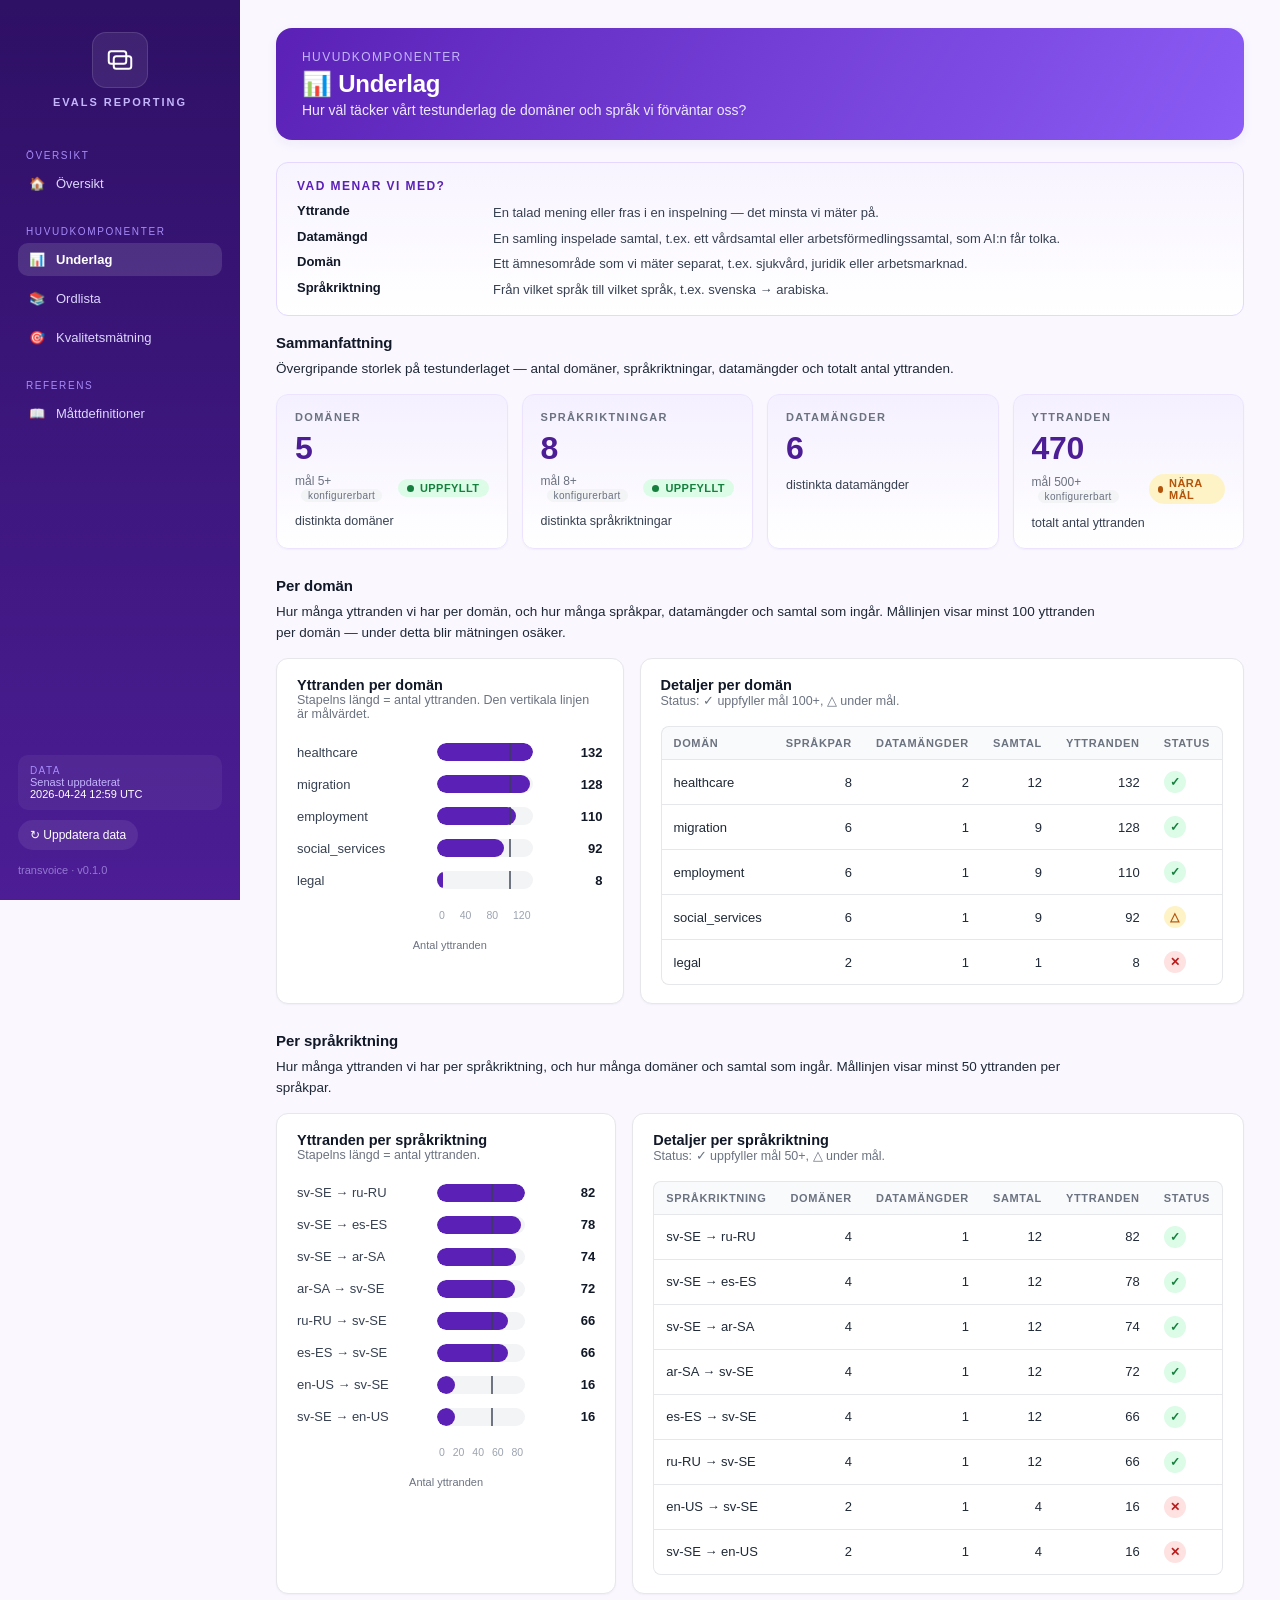
<file: underlag.html>
<!doctype html>
<html lang="sv">
<head>
  <meta charset="utf-8" />
  <meta name="viewport" content="width=device-width, initial-scale=1" />
  <title>Evals Reporting · Underlag</title>
  <link rel="stylesheet" href="assets/styles.css" />
</head>
<body>
  <div class="app">

    <aside class="sidebar">
      <div class="brand">
        <div class="brand-mark" aria-hidden="true">
          <svg viewBox="0 0 24 24" fill="none" xmlns="http://www.w3.org/2000/svg">
            <rect x="3" y="5" width="14" height="10" rx="2" stroke="#fff" stroke-width="1.6"/>
            <rect x="7" y="9" width="14" height="10" rx="2" stroke="#fff" stroke-width="1.6"/>
          </svg>
        </div>
        <div class="brand-name">EVALS REPORTING</div>
      </div>

      <div class="nav-group">
        <div class="nav-label">Översikt</div>
        <a class="nav-item" href="index.html"><span class="nav-icon">🏠</span> Översikt</a>
      </div>

      <div class="nav-group">
        <div class="nav-label">Huvudkomponenter</div>
        <a class="nav-item active" href="underlag.html"><span class="nav-icon">📊</span> Underlag</a>
        <a class="nav-item" href="ordlista.html"><span class="nav-icon">📚</span> Ordlista</a>
        <a class="nav-item" href="kvalitetsmatning.html"><span class="nav-icon">🎯</span> Kvalitetsmätning</a>
      </div>

      <div class="nav-group">
        <div class="nav-label">Referens</div>
        <a class="nav-item" href="matt-definitioner.html"><span class="nav-icon">📖</span> Måttdefinitioner</a>
      </div>

      <div class="sidebar-foot">
        <div class="data-block">
          <div class="label">DATA</div>
          <div>Senast uppdaterat</div>
          <div style="color:#fff">2026-04-24 12:59 UTC</div>
        </div>
        <span class="refresh">↻ Uppdatera data</span>
        <div style="margin-top:14px; opacity:0.6">transvoice · v0.1.0</div>
      </div>
    </aside>

    <main class="main">

      <header class="page-header">
        <div class="crumbs">Huvudkomponenter</div>
        <h1>📊 Underlag</h1>
        <p>Hur väl täcker vårt testunderlag de domäner och språk vi förväntar oss?</p>
      </header>

      <!-- Förklaring av fackord -->
      <div class="glossary-box">
        <div class="gb-title">Vad menar vi med?</div>
        <dl>
          <dt>Yttrande</dt>
          <dd>En talad mening eller fras i en inspelning — det minsta vi mäter på.</dd>
          <dt>Datamängd</dt>
          <dd>En samling inspelade samtal, t.ex. ett vårdsamtal eller arbetsförmedlingssamtal, som AI:n får tolka.</dd>
          <dt>Domän</dt>
          <dd>Ett ämnesområde som vi mäter separat, t.ex. sjukvård, juridik eller arbetsmarknad.</dd>
          <dt>Språkriktning</dt>
          <dd>Från vilket språk till vilket språk, t.ex. svenska → arabiska.</dd>
        </dl>
      </div>

      <!-- ============== Sammanfattning ============== -->
      <section class="section">
        <div class="section-head">
          <div class="section-title">Sammanfattning</div>
        </div>
        <p class="section-desc">Övergripande storlek på testunderlaget — antal domäner, språkriktningar, datamängder och totalt antal yttranden.</p>

        <div class="kpi-grid k4">
          <div class="kpi plain">
            <span class="kpi-label">Domäner</span>
            <div class="kpi-value lg">5</div>
            <div class="kpi-meta">
              <span>mål 5+ <span class="config-tag">konfigurerbart</span></span>
              <span class="status-pill good"><span class="dot"></span>Uppfyllt</span>
            </div>
            <div class="kpi-interp">distinkta domäner</div>
          </div>
          <div class="kpi plain">
            <span class="kpi-label">Språkriktningar</span>
            <div class="kpi-value lg">8</div>
            <div class="kpi-meta">
              <span>mål 8+ <span class="config-tag">konfigurerbart</span></span>
              <span class="status-pill good"><span class="dot"></span>Uppfyllt</span>
            </div>
            <div class="kpi-interp">distinkta språkriktningar</div>
          </div>
          <div class="kpi plain">
            <span class="kpi-label">Datamängder</span>
            <div class="kpi-value lg">6</div>
            <div class="kpi-interp">distinkta datamängder</div>
          </div>
          <div class="kpi plain">
            <span class="kpi-label">Yttranden</span>
            <div class="kpi-value lg">470</div>
            <div class="kpi-meta">
              <span>mål 500+ <span class="config-tag">konfigurerbart</span></span>
              <span class="status-pill warn"><span class="dot"></span>Nära mål</span>
            </div>
            <div class="kpi-interp">totalt antal yttranden</div>
          </div>
        </div>
      </section>

      <!-- ============== Per domän ============== -->
      <section class="section">
        <div class="section-head">
          <div class="section-title">Per domän</div>
        </div>
        <p class="section-desc">Hur många yttranden vi har per domän, och hur många språkpar, datamängder och samtal som ingår. Mållinjen visar minst 100 yttranden per domän — under detta blir mätningen osäker.</p>

        <div class="dual">

          <div class="card">
            <div class="card-head">
              <div>
                <div class="card-title">Yttranden per domän</div>
                <div class="card-sub">Stapelns längd = antal yttranden. Den vertikala linjen är målvärdet.</div>
              </div>
            </div>
            <div class="hbar-list">
              <!-- Max 132 (healthcare). Mål: 100 → ligger vid 76 % av max -->
              <div class="hbar-row">
                <div class="hbar-label">healthcare</div>
                <div class="hbar-track">
                  <div class="hbar-fill plain" style="width:100%"></div>
                  <div class="hbar-target with-label" data-label="Mål 100" style="left:75.7%"></div>
                </div>
                <div class="hbar-value">132</div>
              </div>
              <div class="hbar-row">
                <div class="hbar-label">migration</div>
                <div class="hbar-track">
                  <div class="hbar-fill plain" style="width:97%"></div>
                  <div class="hbar-target with-label" data-label="Mål 100" style="left:75.7%"></div>
                </div>
                <div class="hbar-value">128</div>
              </div>
              <div class="hbar-row">
                <div class="hbar-label">employment</div>
                <div class="hbar-track">
                  <div class="hbar-fill plain" style="width:83%"></div>
                  <div class="hbar-target with-label" data-label="Mål 100" style="left:75.7%"></div>
                </div>
                <div class="hbar-value">110</div>
              </div>
              <div class="hbar-row">
                <div class="hbar-label">social_services</div>
                <div class="hbar-track">
                  <div class="hbar-fill plain" style="width:70%"></div>
                  <div class="hbar-target with-label" data-label="Mål 100" style="left:75.7%"></div>
                </div>
                <div class="hbar-value">92</div>
              </div>
              <div class="hbar-row">
                <div class="hbar-label">legal</div>
                <div class="hbar-track">
                  <div class="hbar-fill plain" style="width:6%"></div>
                  <div class="hbar-target with-label" data-label="Mål 100" style="left:75.7%"></div>
                </div>
                <div class="hbar-value">8</div>
              </div>
              <div class="axis-row">
                <div></div>
                <div class="axis"><span>0</span><span>40</span><span>80</span><span>120</span></div>
                <div></div>
              </div>
              <div style="font-size:11px; color: var(--ink-500); text-align:center; margin-top:4px">Antal yttranden</div>
            </div>
          </div>

          <div class="card">
            <div class="card-head">
              <div>
                <div class="card-title">Detaljer per domän</div>
                <div class="card-sub">Status: ✓ uppfyller mål 100+, △ under mål.</div>
              </div>
            </div>
            <table class="data">
              <thead>
                <tr>
                  <th>Domän</th>
                  <th class="num">Språkpar</th>
                  <th class="num">Datamängder</th>
                  <th class="num">Samtal</th>
                  <th class="num">Yttranden</th>
                  <th>Status</th>
                </tr>
              </thead>
              <tbody>
                <tr><td>healthcare</td>      <td class="num">8</td><td class="num">2</td><td class="num">12</td><td class="num">132</td><td><span class="status-icon ok">✓</span></td></tr>
                <tr><td>migration</td>       <td class="num">6</td><td class="num">1</td><td class="num">9</td> <td class="num">128</td><td><span class="status-icon ok">✓</span></td></tr>
                <tr><td>employment</td>      <td class="num">6</td><td class="num">1</td><td class="num">9</td> <td class="num">110</td><td><span class="status-icon ok">✓</span></td></tr>
                <tr><td>social_services</td> <td class="num">6</td><td class="num">1</td><td class="num">9</td> <td class="num">92</td> <td><span class="status-icon warn">△</span></td></tr>
                <tr><td>legal</td>           <td class="num">2</td><td class="num">1</td><td class="num">1</td> <td class="num">8</td>  <td><span class="status-icon bad">✕</span></td></tr>
              </tbody>
            </table>
          </div>

        </div>
      </section>

      <!-- ============== Per språkriktning ============== -->
      <section class="section">
        <div class="section-head">
          <div class="section-title">Per språkriktning</div>
        </div>
        <p class="section-desc">Hur många yttranden vi har per språkriktning, och hur många domäner och samtal som ingår. Mållinjen visar minst 50 yttranden per språkpar.</p>

        <div class="dual">

          <div class="card">
            <div class="card-head">
              <div>
                <div class="card-title">Yttranden per språkriktning</div>
                <div class="card-sub">Stapelns längd = antal yttranden.</div>
              </div>
            </div>
            <div class="hbar-list">
              <!-- Max 82 (sv-SE → ru-RU). Mål 50 → 61% av max -->
              <div class="hbar-row">
                <div class="hbar-label">sv-SE → ru-RU</div>
                <div class="hbar-track"><div class="hbar-fill plain" style="width:100%"></div><div class="hbar-target with-label" data-label="Mål 50" style="left:61%"></div></div>
                <div class="hbar-value">82</div>
              </div>
              <div class="hbar-row">
                <div class="hbar-label">sv-SE → es-ES</div>
                <div class="hbar-track"><div class="hbar-fill plain" style="width:95%"></div><div class="hbar-target with-label" data-label="Mål 50" style="left:61%"></div></div>
                <div class="hbar-value">78</div>
              </div>
              <div class="hbar-row">
                <div class="hbar-label">sv-SE → ar-SA</div>
                <div class="hbar-track"><div class="hbar-fill plain" style="width:90%"></div><div class="hbar-target with-label" data-label="Mål 50" style="left:61%"></div></div>
                <div class="hbar-value">74</div>
              </div>
              <div class="hbar-row">
                <div class="hbar-label">ar-SA → sv-SE</div>
                <div class="hbar-track"><div class="hbar-fill plain" style="width:88%"></div><div class="hbar-target with-label" data-label="Mål 50" style="left:61%"></div></div>
                <div class="hbar-value">72</div>
              </div>
              <div class="hbar-row">
                <div class="hbar-label">ru-RU → sv-SE</div>
                <div class="hbar-track"><div class="hbar-fill plain" style="width:80%"></div><div class="hbar-target with-label" data-label="Mål 50" style="left:61%"></div></div>
                <div class="hbar-value">66</div>
              </div>
              <div class="hbar-row">
                <div class="hbar-label">es-ES → sv-SE</div>
                <div class="hbar-track"><div class="hbar-fill plain" style="width:80%"></div><div class="hbar-target with-label" data-label="Mål 50" style="left:61%"></div></div>
                <div class="hbar-value">66</div>
              </div>
              <div class="hbar-row">
                <div class="hbar-label">en-US → sv-SE</div>
                <div class="hbar-track"><div class="hbar-fill plain" style="width:20%"></div><div class="hbar-target with-label" data-label="Mål 50" style="left:61%"></div></div>
                <div class="hbar-value">16</div>
              </div>
              <div class="hbar-row">
                <div class="hbar-label">sv-SE → en-US</div>
                <div class="hbar-track"><div class="hbar-fill plain" style="width:20%"></div><div class="hbar-target with-label" data-label="Mål 50" style="left:61%"></div></div>
                <div class="hbar-value">16</div>
              </div>
              <div class="axis-row">
                <div></div>
                <div class="axis"><span>0</span><span>20</span><span>40</span><span>60</span><span>80</span></div>
                <div></div>
              </div>
              <div style="font-size:11px; color: var(--ink-500); text-align:center; margin-top:4px">Antal yttranden</div>
            </div>
          </div>

          <div class="card">
            <div class="card-head">
              <div>
                <div class="card-title">Detaljer per språkriktning</div>
                <div class="card-sub">Status: ✓ uppfyller mål 50+, △ under mål.</div>
              </div>
            </div>
            <table class="data">
              <thead>
                <tr>
                  <th>Språkriktning</th>
                  <th class="num">Domäner</th>
                  <th class="num">Datamängder</th>
                  <th class="num">Samtal</th>
                  <th class="num">Yttranden</th>
                  <th>Status</th>
                </tr>
              </thead>
              <tbody>
                <tr><td>sv-SE → ru-RU</td><td class="num">4</td><td class="num">1</td><td class="num">12</td><td class="num">82</td><td><span class="status-icon ok">✓</span></td></tr>
                <tr><td>sv-SE → es-ES</td><td class="num">4</td><td class="num">1</td><td class="num">12</td><td class="num">78</td><td><span class="status-icon ok">✓</span></td></tr>
                <tr><td>sv-SE → ar-SA</td><td class="num">4</td><td class="num">1</td><td class="num">12</td><td class="num">74</td><td><span class="status-icon ok">✓</span></td></tr>
                <tr><td>ar-SA → sv-SE</td><td class="num">4</td><td class="num">1</td><td class="num">12</td><td class="num">72</td><td><span class="status-icon ok">✓</span></td></tr>
                <tr><td>es-ES → sv-SE</td><td class="num">4</td><td class="num">1</td><td class="num">12</td><td class="num">66</td><td><span class="status-icon ok">✓</span></td></tr>
                <tr><td>ru-RU → sv-SE</td><td class="num">4</td><td class="num">1</td><td class="num">12</td><td class="num">66</td><td><span class="status-icon ok">✓</span></td></tr>
                <tr><td>en-US → sv-SE</td><td class="num">2</td><td class="num">1</td><td class="num">4</td> <td class="num">16</td><td><span class="status-icon bad">✕</span></td></tr>
                <tr><td>sv-SE → en-US</td><td class="num">2</td><td class="num">1</td><td class="num">4</td> <td class="num">16</td><td><span class="status-icon bad">✕</span></td></tr>
              </tbody>
            </table>
          </div>

        </div>
      </section>

    </main>
  </div>
</body>
</html>
</file>
<file: assets/styles.css>
/* ============================================================
   Evals Reporting — redesigned dashboard styles
   Goal: status-first, decision-first, action-oriented UI.
   ============================================================ */

:root {
  /* Brand */
  --brand-900: #2e1065;
  --brand-800: #4c1d95;
  --brand-700: #5b21b6;
  --brand-600: #7c3aed;
  --brand-500: #8b5cf6;
  --brand-100: #ede9fe;
  --brand-50:  #f5f3ff;

  /* Status — traffic lights */
  --good-700: #15803d;
  --good-600: #16a34a;
  --good-100: #dcfce7;
  --good-50:  #f0fdf4;

  --warn-700: #b45309;
  --warn-600: #d97706;
  --warn-100: #fef3c7;
  --warn-50:  #fffbeb;

  --bad-700:  #b91c1c;
  --bad-600:  #dc2626;
  --bad-100:  #fee2e2;
  --bad-50:   #fef2f2;

  /* Neutrals */
  --ink-900: #111827;
  --ink-800: #1f2937;
  --ink-700: #374151;
  --ink-500: #6b7280;
  --ink-400: #9ca3af;
  --ink-300: #d1d5db;
  --ink-200: #e5e7eb;
  --ink-100: #f3f4f6;
  --ink-50:  #f9fafb;
  --bg:      #faf7ff;
  --card:    #ffffff;

  --radius-lg: 16px;
  --radius-md: 12px;
  --radius-sm: 8px;
  --shadow-sm: 0 1px 2px rgba(17,24,39,0.04);
  --shadow-md: 0 4px 12px rgba(76, 29, 149, 0.06);
}

* { box-sizing: border-box; }

html, body {
  margin: 0;
  padding: 0;
  font-family: "Inter", -apple-system, BlinkMacSystemFont, "Segoe UI", Roboto, Helvetica, Arial, sans-serif;
  font-size: 14px;
  color: var(--ink-800);
  background: var(--bg);
  -webkit-font-smoothing: antialiased;
}

a { color: inherit; text-decoration: none; }

/* ---------- App shell ---------- */
.app {
  display: grid;
  grid-template-columns: 240px 1fr;
  min-height: 100vh;
}

.sidebar {
  background: linear-gradient(180deg, var(--brand-900) 0%, var(--brand-800) 100%);
  color: #e9e5ff;
  padding: 24px 18px;
  position: sticky;
  top: 0;
  height: 100vh;
  display: flex;
  flex-direction: column;
  gap: 20px;
}

.brand {
  display: flex;
  flex-direction: column;
  align-items: center;
  gap: 8px;
  padding: 8px 0 16px;
}
.brand-mark {
  width: 56px; height: 56px;
  border-radius: 14px;
  background: rgba(255,255,255,0.08);
  display: grid; place-items: center;
  border: 1px solid rgba(255,255,255,0.12);
}
.brand-mark svg { width: 30px; height: 30px; }
.brand-name {
  font-size: 11px;
  letter-spacing: 0.18em;
  color: #c4b5fd;
  font-weight: 700;
}

.nav-group { display: flex; flex-direction: column; gap: 6px; }
.nav-label {
  font-size: 10px;
  letter-spacing: 0.16em;
  color: #a78bfa;
  text-transform: uppercase;
  padding: 0 8px;
  margin-top: 6px;
}
.nav-item {
  display: flex; align-items: center; gap: 10px;
  padding: 9px 10px;
  border-radius: 10px;
  color: #ddd6fe;
  font-size: 13px;
  cursor: pointer;
  transition: background 120ms ease;
}
.nav-item:hover { background: rgba(255,255,255,0.06); }
.nav-item.active {
  background: rgba(255,255,255,0.12);
  color: #fff;
  font-weight: 600;
}
.nav-icon { width: 18px; display: inline-block; text-align: center; }

.sidebar-foot {
  margin-top: auto;
  font-size: 11px;
  color: #c4b5fd;
}
.sidebar-foot .data-block {
  background: rgba(255,255,255,0.05);
  border-radius: 10px;
  padding: 10px 12px;
  margin-bottom: 10px;
}
.sidebar-foot .label { color: #a78bfa; letter-spacing: 0.14em; font-size: 10px; }
.sidebar-foot .refresh {
  display: inline-flex; gap: 6px; align-items: center;
  background: rgba(255,255,255,0.08);
  padding: 8px 12px; border-radius: 999px;
  color: #fff; font-size: 12px; cursor: pointer;
}

/* ---------- Main ---------- */
.main {
  padding: 28px 36px 64px;
  max-width: 1440px;
}

.page-header {
  background: linear-gradient(120deg, var(--brand-700) 0%, var(--brand-500) 100%);
  color: #fff;
  border-radius: var(--radius-lg);
  padding: 22px 26px;
  margin-bottom: 22px;
  box-shadow: var(--shadow-md);
}
.page-header h1 {
  margin: 0 0 4px;
  font-size: 24px;
  letter-spacing: -0.01em;
  font-weight: 700;
}
.page-header p {
  margin: 0;
  font-size: 14px;
  color: #ede9fe;
  max-width: 760px;
}
.page-header .crumbs {
  font-size: 12px; letter-spacing: 0.12em; text-transform: uppercase;
  color: #c4b5fd; margin-bottom: 6px;
}

/* ---------- Section frame ---------- */
.section { margin-bottom: 28px; }
.section-head {
  display: flex; align-items: baseline; justify-content: space-between;
  margin-bottom: 12px;
}
.section-title {
  font-size: 15px; font-weight: 700; color: var(--ink-900);
  letter-spacing: -0.005em;
}
.section-sub {
  font-size: 13px; color: var(--ink-500);
}

/* ---------- KPI cards ---------- */
.kpi-grid {
  display: grid;
  grid-template-columns: repeat(5, 1fr);
  gap: 14px;
}
.kpi-grid.k4 { grid-template-columns: repeat(4, 1fr); }

.kpi {
  background: var(--card);
  border: 1px solid var(--ink-200);
  border-radius: var(--radius-md);
  padding: 16px 18px;
  position: relative;
  display: flex;
  flex-direction: column;
  gap: 8px;
  box-shadow: var(--shadow-sm);
}
.kpi::before {
  content: "";
  position: absolute;
  inset: 0 auto 0 0;
  width: 4px;
  border-radius: var(--radius-md) 0 0 var(--radius-md);
  background: var(--ink-200);
}
.kpi.good::before { background: var(--good-600); }
.kpi.warn::before { background: var(--warn-600); }
.kpi.bad::before  { background: var(--bad-600); }

.kpi-label {
  font-size: 11px;
  letter-spacing: 0.12em;
  text-transform: uppercase;
  color: var(--ink-500);
  font-weight: 600;
}
.kpi-value {
  font-size: 28px;
  font-weight: 700;
  color: var(--ink-900);
  line-height: 1.1;
  letter-spacing: -0.01em;
}
.kpi-value.sm { font-size: 22px; }

.kpi-meta {
  display: flex; align-items: center; gap: 8px;
  font-size: 12px;
  color: var(--ink-500);
}
.kpi-target { color: var(--ink-500); }
.kpi-delta {
  display: inline-flex; align-items: center; gap: 3px;
  padding: 2px 7px; border-radius: 999px;
  font-weight: 600; font-size: 11px;
}
.kpi-delta.up   { color: var(--good-700); background: var(--good-100); }
.kpi-delta.down { color: var(--bad-700);  background: var(--bad-100); }
.kpi-delta.flat { color: var(--ink-700);  background: var(--ink-100); }

.kpi-interp {
  font-size: 12.5px; color: var(--ink-700); line-height: 1.45;
  margin-top: 2px;
}

.status-pill {
  display: inline-flex; align-items: center; gap: 6px;
  font-size: 11px; font-weight: 700; letter-spacing: 0.04em;
  padding: 3px 9px; border-radius: 999px;
  text-transform: uppercase;
}
.status-pill .dot {
  width: 7px; height: 7px; border-radius: 50%;
  background: currentColor;
}
.status-pill.good { color: var(--good-700); background: var(--good-100); }
.status-pill.warn { color: var(--warn-700); background: var(--warn-100); }
.status-pill.bad  { color: var(--bad-700);  background: var(--bad-100); }

/* ---------- Insight cards ---------- */
.insights {
  display: grid;
  grid-template-columns: repeat(3, 1fr);
  gap: 14px;
}
.insight {
  background: var(--card);
  border: 1px solid var(--ink-200);
  border-left-width: 4px;
  border-radius: var(--radius-md);
  padding: 14px 16px;
  display: flex; gap: 12px;
  box-shadow: var(--shadow-sm);
}
.insight.good { border-left-color: var(--good-600); }
.insight.warn { border-left-color: var(--warn-600); }
.insight.bad  { border-left-color: var(--bad-600); }

.insight-icon {
  width: 32px; height: 32px; border-radius: 50%;
  display: grid; place-items: center;
  flex-shrink: 0;
  font-size: 14px;
}
.insight.good .insight-icon { background: var(--good-100); color: var(--good-700); }
.insight.warn .insight-icon { background: var(--warn-100); color: var(--warn-700); }
.insight.bad  .insight-icon { background: var(--bad-100);  color: var(--bad-700); }

.insight-title {
  font-weight: 700; color: var(--ink-900); font-size: 13.5px; margin-bottom: 2px;
}
.insight-body {
  font-size: 13px; color: var(--ink-700); line-height: 1.5;
}

/* ---------- Cards & breakdowns ---------- */
.card {
  background: var(--card);
  border: 1px solid var(--ink-200);
  border-radius: var(--radius-md);
  padding: 18px 20px;
  box-shadow: var(--shadow-sm);
}
.card-head {
  display: flex; justify-content: space-between; align-items: flex-start;
  gap: 12px;
  margin-bottom: 4px;
}
.card-title {
  font-size: 14.5px; font-weight: 700; color: var(--ink-900);
}
.card-sub {
  font-size: 12.5px; color: var(--ink-500); margin-bottom: 14px;
}

/* Two-column layout for chart + table */
.split-2 {
  display: grid;
  grid-template-columns: 1fr 1fr;
  gap: 16px;
}
@media (max-width: 1100px) { .split-2 { grid-template-columns: 1fr; } }

/* ---------- Bar chart (horizontal) ---------- */
.hbar-list {
  display: flex; flex-direction: column; gap: 14px;
  padding: 4px 0 0;
}
.hbar-row {
  display: grid;
  grid-template-columns: 130px 1fr 60px;
  align-items: center;
  gap: 10px;
}
.hbar-label { font-size: 13px; color: var(--ink-700); font-weight: 500; }
.hbar-track {
  position: relative;
  height: 18px;
  background: var(--ink-100);
  border-radius: 999px;
  overflow: hidden;
}
.hbar-fill {
  position: absolute; inset: 0 auto 0 0;
  border-radius: 999px;
  background: var(--brand-600);
  transition: width 320ms ease;
}
.hbar-fill.good { background: var(--good-600); }
.hbar-fill.warn { background: var(--warn-600); }
.hbar-fill.bad  { background: var(--bad-600); }
.hbar-target {
  position: absolute; top: -3px; bottom: -3px;
  width: 2px;
  background: var(--ink-700);
  opacity: 0.55;
}
.hbar-target::after {
  content: "Target";
  position: absolute; top: -16px; left: 50%; transform: translateX(-50%);
  font-size: 10px; color: var(--ink-500); white-space: nowrap;
  letter-spacing: 0.04em;
}
.hbar-value { font-size: 13px; color: var(--ink-900); font-weight: 700; text-align: right; }

.axis-row {
  display: grid; grid-template-columns: 130px 1fr 60px;
  gap: 10px;
  font-size: 10.5px; color: var(--ink-400);
  margin-top: 6px;
}
.axis-row .axis {
  display: flex; justify-content: space-between;
  padding: 0 2px;
}

/* ---------- Tables ---------- */
table.data {
  width: 100%;
  border-collapse: separate;
  border-spacing: 0;
  font-size: 13px;
}
table.data th {
  text-align: left;
  font-weight: 600;
  color: var(--ink-500);
  font-size: 11px;
  letter-spacing: 0.06em;
  text-transform: uppercase;
  padding: 10px 12px;
  background: var(--ink-50);
  border-top: 1px solid var(--ink-200);
  border-bottom: 1px solid var(--ink-200);
}
table.data th:first-child { border-radius: 8px 0 0 0; border-left: 1px solid var(--ink-200); }
table.data th:last-child  { border-radius: 0 8px 0 0; border-right: 1px solid var(--ink-200); }
table.data td {
  padding: 11px 12px;
  border-bottom: 1px solid var(--ink-200);
  color: var(--ink-800);
}
table.data td:first-child { border-left: 1px solid var(--ink-200); }
table.data td:last-child  { border-right: 1px solid var(--ink-200); }
table.data tr:last-child td:first-child { border-radius: 0 0 0 8px; }
table.data tr:last-child td:last-child  { border-radius: 0 0 8px 0; }
table.data tbody tr:hover td { background: var(--brand-50); }
table.data .num { text-align: right; font-variant-numeric: tabular-nums; }

/* ---------- Line chart (SVG) ---------- */
.linechart {
  width: 100%;
  height: 180px;
  display: block;
  background: var(--ink-50);
  border-radius: 10px;
  padding: 8px;
}
.linechart .grid line { stroke: var(--ink-200); stroke-width: 1; }
.linechart .axis text { fill: var(--ink-400); font-size: 10px; }
.linechart .target { stroke: var(--good-600); stroke-dasharray: 4 4; stroke-width: 1.5; }
.linechart .target-label { fill: var(--good-700); font-size: 10px; font-weight: 600; }
.linechart .series-a { stroke: #4c1d95; fill: none; stroke-width: 2; }
.linechart .series-b { stroke: var(--brand-600); fill: none; stroke-width: 2; }
.linechart .series-a-fill { fill: rgba(76,29,149,0.08); }
.linechart .series-b-fill { fill: rgba(124,58,237,0.10); }
.linechart .dot-a { fill: #4c1d95; }
.linechart .dot-b { fill: var(--brand-600); }

.legend {
  display: flex; gap: 14px; flex-wrap: wrap;
  font-size: 12px; color: var(--ink-500); margin-top: 8px;
}
.legend .swatch {
  display: inline-block; width: 12px; height: 12px;
  border-radius: 3px; margin-right: 6px; vertical-align: middle;
}

/* ---------- Recommended actions table ---------- */
.action-table {
  width: 100%;
  border-collapse: separate; border-spacing: 0;
  font-size: 13px;
  background: var(--card);
  border-radius: var(--radius-md);
  overflow: hidden;
  border: 1px solid var(--ink-200);
}
.action-table th {
  background: var(--ink-50);
  text-align: left;
  font-size: 11px;
  letter-spacing: 0.06em;
  text-transform: uppercase;
  color: var(--ink-500);
  padding: 12px 14px;
  border-bottom: 1px solid var(--ink-200);
}
.action-table td {
  padding: 14px;
  vertical-align: top;
  border-bottom: 1px solid var(--ink-200);
  color: var(--ink-800);
  line-height: 1.5;
}
.action-table tr:last-child td { border-bottom: none; }
.action-table .issue { font-weight: 600; color: var(--ink-900); }
.action-table .evidence { color: var(--ink-600); font-size: 12.5px; }
.action-table .owner-chip {
  display: inline-block;
  padding: 2px 9px; border-radius: 999px;
  background: var(--brand-100); color: var(--brand-800);
  font-size: 11.5px; font-weight: 600;
}
.action-table .severity-high   { color: var(--bad-700); font-weight: 700; }
.action-table .severity-med    { color: var(--warn-700); font-weight: 700; }
.action-table .severity-low    { color: var(--ink-600); font-weight: 700; }
.action-table .status-todo     { color: var(--ink-600); }
.action-table .status-progress { color: var(--brand-700); font-weight: 600; }
.action-table .status-done     { color: var(--good-700); font-weight: 600; }

/* ---------- Headline panel (replaces "Important insight" red box) ---------- */
.headline {
  background: linear-gradient(180deg, #fff7f3 0%, #fff 60%);
  border: 1px solid var(--warn-100);
  border-left: 4px solid var(--warn-600);
  border-radius: var(--radius-md);
  padding: 16px 18px;
  display: grid;
  grid-template-columns: 28px 1fr;
  gap: 12px;
}
.headline.bad {
  background: linear-gradient(180deg, #fff5f5 0%, #fff 60%);
  border-color: var(--bad-100);
  border-left-color: var(--bad-600);
}
.headline-icon { font-size: 20px; line-height: 1; }
.headline-title { font-weight: 700; color: var(--ink-900); margin-bottom: 4px; }
.headline ul { margin: 6px 0 0; padding-left: 18px; color: var(--ink-700); }
.headline li { margin: 3px 0; }

/* ---------- Helpers ---------- */
.row { display: flex; gap: 12px; flex-wrap: wrap; }
.muted { color: var(--ink-500); }
.spacer-sm { height: 8px; }
.spacer-md { height: 16px; }
.spacer-lg { height: 24px; }

/* =========================================================
   Presentation-only additions (no analysis layer)
   ========================================================= */

/* Plain KPI variant — no left status bar, soft brand fill */
.kpi.plain {
  background: linear-gradient(180deg, #f5f0ff 0%, #ffffff 100%);
  border-color: #ece4ff;
}
.kpi.plain::before { display: none; }
.kpi.plain .kpi-value { color: var(--brand-800); }

/* Larger value style for hero KPI */
.kpi-value.lg { font-size: 32px; }

/* Section description block under section title */
.section-desc {
  font-size: 13.5px;
  color: var(--ink-600);
  margin-top: -4px;
  margin-bottom: 14px;
  max-width: 820px;
  line-height: 1.55;
}

/* Plain bar — single brand color, no status */
.hbar-fill.plain { background: var(--brand-700); }

/* Wider label column variant for term bars (long Arabic+Swedish strings) */
.hbar-row.wide-label {
  grid-template-columns: 320px 1fr 60px;
}
.hbar-row.wide-label .hbar-label { font-size: 12.5px; }
.axis-row.wide-label {
  grid-template-columns: 320px 1fr 60px;
}

/* Filter strip */
.filters {
  background: var(--card);
  border: 1px solid var(--ink-200);
  border-radius: var(--radius-md);
  padding: 16px 18px;
  display: grid;
  grid-template-columns: repeat(3, 1fr);
  gap: 14px;
  margin-bottom: 18px;
  box-shadow: var(--shadow-sm);
}
.filter-field { display: flex; flex-direction: column; gap: 6px; }
.filter-label {
  font-size: 11px;
  letter-spacing: 0.1em;
  text-transform: uppercase;
  color: var(--ink-500);
  font-weight: 600;
}
.filter-control {
  display: flex; align-items: center; gap: 6px;
  background: #1f1230;
  color: #fff;
  border: 1px solid #311a55;
  border-radius: 10px;
  padding: 9px 12px;
  font-size: 13px;
  min-height: 40px;
  flex-wrap: wrap;
}
.filter-control .placeholder { color: #b8a8d6; }
.filter-control .caret { margin-left: auto; opacity: 0.7; }
.filter-chip {
  background: #c4b5fd;
  color: #2e1065;
  border-radius: 999px;
  padding: 3px 9px;
  font-size: 12px;
  font-weight: 600;
  display: inline-flex; align-items: center; gap: 6px;
}
.filter-chip .x { opacity: 0.6; cursor: pointer; }
.filter-control.search { background: #f8f4ff; color: var(--ink-800); border-color: #ddd1ff; }
.filter-control.search .placeholder { color: var(--ink-500); }

/* Accordion (suite list) */
.accordion {
  display: flex; flex-direction: column; gap: 12px;
}
.accordion-item {
  background: var(--card);
  border: 1px solid var(--ink-200);
  border-radius: var(--radius-md);
  overflow: hidden;
  box-shadow: var(--shadow-sm);
}
.accordion-head {
  display: flex; align-items: center; justify-content: space-between;
  padding: 14px 18px;
  cursor: pointer;
  background: #f8f4ff;
  transition: background 120ms;
}
.accordion-head:hover { background: #f0e8ff; }
.accordion-head .title {
  font-weight: 700; font-size: 14px; color: var(--brand-800);
  display: flex; align-items: center; gap: 10px;
}
.accordion-head .caret { color: var(--brand-700); font-size: 14px; }
.accordion-item.open .accordion-head { background: #ede4ff; }
.accordion-body {
  padding: 18px;
  display: none;
  border-top: 1px solid var(--ink-200);
  background: #faf7ff;
}
.accordion-item.open .accordion-body { display: block; }

/* Subsection header (small caps eyebrow, like TERM TRANSLATION) */
.eyebrow {
  font-size: 11px;
  letter-spacing: 0.14em;
  text-transform: uppercase;
  color: var(--brand-700);
  font-weight: 700;
  margin: 18px 0 10px;
}

/* Reference / metric definition card */
.refcard {
  background: var(--card);
  border: 1px solid var(--ink-200);
  border-radius: var(--radius-md);
  padding: 14px 16px;
  display: flex; flex-direction: column; gap: 6px;
  box-shadow: var(--shadow-sm);
}
.refcard .name {
  font-size: 14px; font-weight: 700; color: var(--brand-800);
}
.refcard .desc {
  font-size: 12.5px; color: var(--ink-600); line-height: 1.5;
}
.refcard .tags { display: flex; gap: 6px; margin-top: 4px; flex-wrap: wrap; }
.tag {
  display: inline-block;
  font-size: 11px;
  font-weight: 600;
  padding: 2px 9px;
  border-radius: 999px;
}
.tag.up   { background: var(--good-100); color: var(--good-700); }
.tag.down { background: var(--bad-100);  color: var(--bad-700);  }
.tag.range { background: var(--ink-100); color: var(--ink-700); }

/* Three-column refcard grid */
.refgrid-3 {
  display: grid;
  grid-template-columns: repeat(3, 1fr);
  gap: 12px;
}
@media (max-width: 1100px) { .refgrid-3 { grid-template-columns: 1fr 1fr; } }
@media (max-width: 700px)  { .refgrid-3 { grid-template-columns: 1fr; } }

/* Two-column (chart + table) layout used heavily on these pages */
.dual {
  display: grid;
  grid-template-columns: 1fr 1fr;
  gap: 16px;
  align-items: stretch;
}
@media (max-width: 1100px) { .dual { grid-template-columns: 1fr; } }
.dual > .card { display: flex; flex-direction: column; }

/* Term-pair label tweak: keep Arabic readable, allow rtl mix */
.term-pair { font-feature-settings: "liga" off; }
.term-pair bdi { unicode-bidi: isolate; }

/* Landing component grid */
.lcards {
  display: grid;
  grid-template-columns: repeat(3, 1fr);
  gap: 14px;
}
@media (max-width: 900px) { .lcards { grid-template-columns: 1fr; } }
.lcard {
  background: var(--card);
  border: 1px solid var(--ink-200);
  border-radius: var(--radius-md);
  padding: 18px 20px;
  text-decoration: none;
  color: inherit;
  display: flex; flex-direction: column; gap: 8px;
  transition: transform 140ms, box-shadow 140ms, border-color 140ms;
  box-shadow: var(--shadow-sm);
}
.lcard:hover {
  transform: translateY(-2px);
  border-color: #d8c8ff;
  box-shadow: 0 8px 18px rgba(76,29,149,0.10);
}
.lcard .lcard-icon {
  width: 38px; height: 38px;
  border-radius: 10px;
  background: var(--brand-100);
  display: grid; place-items: center;
  font-size: 18px;
}
.lcard .lcard-title {
  font-weight: 700; color: var(--ink-900); font-size: 15px;
}
.lcard .lcard-desc {
  font-size: 13px; color: var(--ink-600); line-height: 1.5;
}
.lcard .lcard-cta {
  font-size: 12px; font-weight: 600; color: var(--brand-700);
  margin-top: auto;
}

/* small responsive */
@media (max-width: 1200px) {
  .kpi-grid { grid-template-columns: repeat(3, 1fr); }
  .insights { grid-template-columns: 1fr 1fr; }
}
@media (max-width: 800px) {
  .app { grid-template-columns: 1fr; }
  .sidebar { position: static; height: auto; }
  .kpi-grid, .insights { grid-template-columns: 1fr; }
}

/* =========================================================
   Iteration 3 — Swedish + targets + benchmark overview
   ========================================================= */

/* Target line on horizontal bar charts */
.hbar-target.with-label {
  background: var(--ink-700);
  width: 2px;
  opacity: 0.7;
}
.hbar-target.with-label::after {
  content: attr(data-label);
  position: absolute;
  top: -16px;
  left: 50%;
  transform: translateX(-50%);
  background: var(--ink-800);
  color: #fff;
  font-size: 10px;
  letter-spacing: 0.04em;
  padding: 1px 6px;
  border-radius: 4px;
  white-space: nowrap;
}

/* Delta chip — change vs. previous measurement */
.delta {
  display: inline-flex; align-items: center; gap: 3px;
  padding: 2px 7px; border-radius: 999px;
  font-size: 11px; font-weight: 600;
  font-variant-numeric: tabular-nums;
}
.delta.up   { color: var(--good-700); background: var(--good-100); }
.delta.down { color: var(--bad-700);  background: var(--bad-100); }
.delta.flat { color: var(--ink-700);  background: var(--ink-100); }

/* Configurable-target marker */
.config-tag {
  display: inline-block;
  font-size: 10px;
  letter-spacing: 0.04em;
  color: var(--ink-500);
  background: var(--ink-100);
  border-radius: 999px;
  padding: 1px 7px;
  margin-left: 6px;
  font-weight: 500;
  vertical-align: middle;
}

/* Target line label inline */
.target-label-inline {
  font-size: 11.5px;
  color: var(--ink-600);
  font-weight: 500;
}

/* Help tooltip — diskret (i)-ikon med tooltip */
.help {
  display: inline-flex;
  align-items: center; justify-content: center;
  width: 14px; height: 14px;
  border-radius: 50%;
  background: var(--ink-200);
  color: var(--ink-700);
  font-size: 10px;
  font-weight: 700;
  cursor: help;
  margin-left: 5px;
  position: relative;
  vertical-align: middle;
  font-style: normal;
}
.help::before { content: "i"; font-family: serif; }
.help:hover { background: var(--brand-100); color: var(--brand-700); }
.help:hover .help-tip { opacity: 1; transform: translateX(-50%) translateY(0); pointer-events: auto; }
.help-tip {
  position: absolute;
  bottom: calc(100% + 6px);
  left: 50%;
  transform: translateX(-50%) translateY(4px);
  background: #1f1230;
  color: #fff;
  font-size: 11.5px;
  font-weight: 400;
  line-height: 1.45;
  padding: 8px 12px;
  border-radius: 8px;
  width: 240px;
  text-align: left;
  opacity: 0;
  pointer-events: none;
  transition: opacity 120ms ease, transform 120ms ease;
  z-index: 30;
  letter-spacing: 0;
}
.help-tip::after {
  content: "";
  position: absolute;
  top: 100%; left: 50%; transform: translateX(-50%);
  border: 5px solid transparent;
  border-top-color: #1f1230;
}

/* Glossary box — explanation panel */
.glossary-box {
  background: linear-gradient(180deg, #f8f4ff 0%, #ffffff 100%);
  border: 1px solid #e4d8ff;
  border-radius: var(--radius-md);
  padding: 16px 20px;
  margin-bottom: 18px;
}
.glossary-box .gb-title {
  font-size: 12px;
  letter-spacing: 0.12em;
  text-transform: uppercase;
  color: var(--brand-700);
  font-weight: 700;
  margin-bottom: 10px;
}
.glossary-box dl {
  margin: 0;
  display: grid;
  grid-template-columns: 180px 1fr;
  gap: 6px 16px;
  font-size: 13px;
}
.glossary-box dt {
  font-weight: 700;
  color: var(--ink-900);
}
.glossary-box dd {
  margin: 0;
  color: var(--ink-700);
  line-height: 1.5;
}
@media (max-width: 700px) {
  .glossary-box dl { grid-template-columns: 1fr; gap: 2px 0; }
  .glossary-box dd { margin-bottom: 8px; }
}

/* Status icon for tables (✓ / △ / ✕) */
.status-icon {
  display: inline-flex;
  align-items: center; justify-content: center;
  width: 22px; height: 22px;
  border-radius: 50%;
  font-size: 12px;
  font-weight: 700;
}
.status-icon.ok    { background: var(--good-100); color: var(--good-700); }
.status-icon.warn  { background: var(--warn-100); color: var(--warn-700); }
.status-icon.bad   { background: var(--bad-100);  color: var(--bad-700); }

/* Latest-measurement strip */
.last-measure {
  background: var(--ink-50);
  border: 1px solid var(--ink-200);
  border-radius: 999px;
  padding: 6px 14px;
  font-size: 12px;
  color: var(--ink-700);
  display: inline-flex;
  align-items: center;
  gap: 10px;
}
.last-measure strong { color: var(--ink-900); font-weight: 600; }

/* KPI value with target inline */
.kpi-target-inline {
  font-size: 12px;
  color: var(--ink-500);
  font-weight: 500;
  margin-left: 4px;
  display: inline-block;
}

/* Language overview cards (Kvalitetsmätning) */
.lang-grid {
  display: grid;
  grid-template-columns: repeat(4, 1fr);
  gap: 14px;
}
@media (max-width: 1200px) { .lang-grid { grid-template-columns: repeat(3, 1fr); } }
@media (max-width: 900px)  { .lang-grid { grid-template-columns: repeat(2, 1fr); } }
@media (max-width: 600px)  { .lang-grid { grid-template-columns: 1fr; } }

.lang-card {
  background: var(--card);
  border: 1px solid var(--ink-200);
  border-radius: var(--radius-md);
  padding: 16px 18px;
  display: flex; flex-direction: column; gap: 10px;
  cursor: pointer;
  transition: transform 120ms, box-shadow 120ms, border-color 120ms;
  box-shadow: var(--shadow-sm);
  position: relative;
  overflow: hidden;
}
.lang-card:hover {
  transform: translateY(-2px);
  border-color: #d8c8ff;
  box-shadow: 0 8px 18px rgba(76,29,149,0.08);
}
.lang-card .lc-pair {
  font-size: 13px; font-weight: 700; color: var(--ink-900);
  letter-spacing: -0.005em;
}
.lang-card .lc-score-row {
  display: flex; align-items: baseline; gap: 8px;
}
.lang-card .lc-score {
  font-size: 30px; font-weight: 700; color: var(--brand-800);
  line-height: 1; letter-spacing: -0.02em;
}
.lang-card .lc-target {
  font-size: 11px; color: var(--ink-500);
}
.lang-card .lc-status-row {
  display: flex; gap: 6px; align-items: center;
  font-size: 11px;
}
.lang-card .lc-mini {
  display: inline-flex; align-items: center; gap: 4px;
  padding: 2px 7px;
  border-radius: 999px;
  background: var(--ink-100);
  color: var(--ink-700);
  font-size: 10.5px;
  font-weight: 500;
}
.lang-card .lc-mini .dot {
  width: 7px; height: 7px; border-radius: 50%; background: var(--ink-400);
}
.lang-card .lc-mini.good .dot  { background: var(--good-600); }
.lang-card .lc-mini.warn .dot  { background: var(--warn-600); }
.lang-card .lc-mini.bad  .dot  { background: var(--bad-600); }
.lang-card .lc-meta {
  display: flex; justify-content: space-between; align-items: center;
  font-size: 11.5px; color: var(--ink-500);
  margin-top: auto;
  padding-top: 6px;
  border-top: 1px solid var(--ink-100);
}

/* Dotplot (Eidra-style) — SVG host */
.dotplot {
  width: 100%;
  display: block;
  background: var(--card);
  border-radius: 10px;
  padding: 12px;
}
.dotplot text { font-family: inherit; }
.dotplot .group-bg { opacity: 0.6; }
.dotplot .group-bg.transcr  { fill: #eef6ff; }
.dotplot .group-bg.lex      { fill: #f0f8ee; }
.dotplot .group-bg.sem      { fill: #f0f8ee; }
.dotplot .group-bg.spsem    { fill: #f0f8ee; }
.dotplot .group-bg.term     { fill: #f4eeff; }
.dotplot .group-bg.termtr   { fill: #f4eeff; }
.dotplot .gridline { stroke: #e8e2f5; stroke-width: 1; stroke-dasharray: 2 3; }
.dotplot .axis-text { fill: var(--ink-600); font-size: 11px; }
.dotplot .group-label {
  fill: var(--ink-700);
  font-size: 11px;
  font-weight: 700;
  letter-spacing: 0.02em;
}
.dotplot .row-label { fill: var(--ink-700); font-size: 11px; }
.dotplot .target-line { stroke: var(--good-600); stroke-width: 1.5; stroke-dasharray: 4 3; }
.dotplot .target-label { fill: var(--good-700); font-size: 10px; font-weight: 600; }
.dotplot .conn-line { stroke: var(--ink-300); stroke-width: 1; opacity: 0.4; }

/* LLM compare table */
.llm-table .cell-score {
  display: inline-flex; align-items: center; gap: 6px;
}
.llm-table .cell-score .v { font-weight: 700; color: var(--ink-900); }

/* Page sub-header strip (latest measurement etc.) */
.page-strip {
  display: flex; align-items: center; gap: 12px; flex-wrap: wrap;
  margin-bottom: 18px;
}

/* Dot-plot legend */
.dotlegend {
  display: flex; gap: 12px; flex-wrap: wrap;
  font-size: 12px; color: var(--ink-600);
  margin-top: 10px;
}
.dotlegend .swatch {
  display: inline-block; width: 10px; height: 10px;
  border-radius: 50%;
  margin-right: 5px; vertical-align: middle;
}

/* RTL/script-mixed term cells */
.bdi-block { unicode-bidi: isolate; }
</file>
